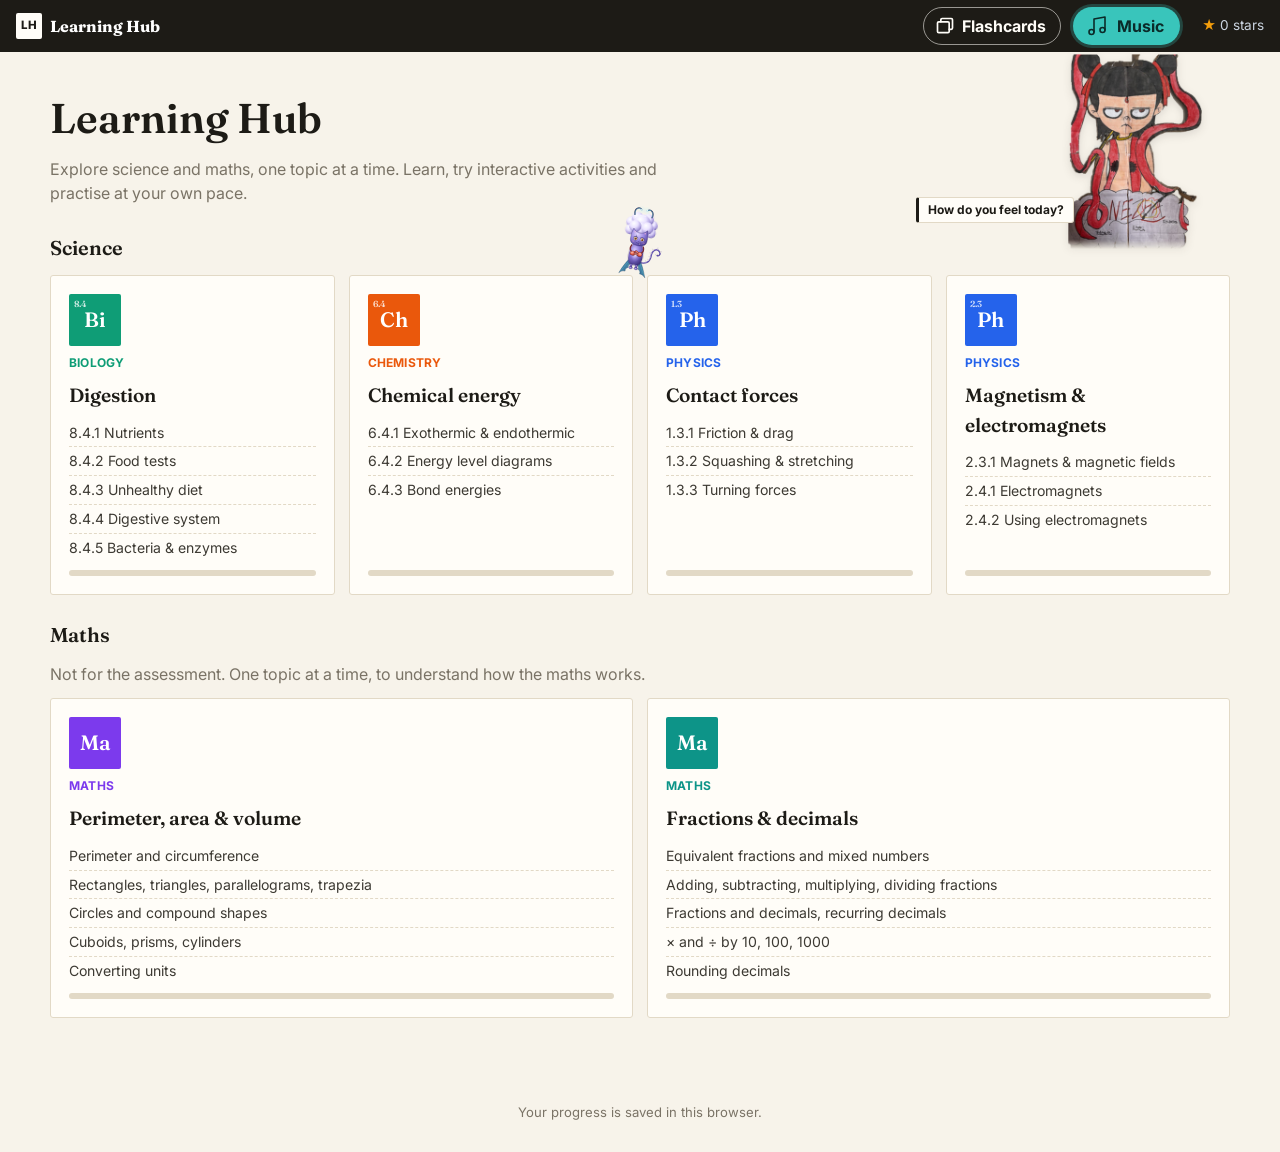
<file: index.html>
<!doctype html>
<html lang="en-GB">
<head>
<meta charset="utf-8">
<meta name="viewport" content="width=device-width,initial-scale=1">
<title>Learning Hub</title>
<link rel="preconnect" href="https://fonts.googleapis.com">
<link href="https://fonts.googleapis.com/css2?family=Inter:wght@400;500;600;700&family=Fraunces:opsz,wght@9..144,500;9..144,600&family=IBM+Plex+Mono:wght@500&display=swap" rel="stylesheet">
<link rel="stylesheet" href="assets/style.css">
</head>
<body>
<header class="topbar"><div class="wrap">
  <a class="brand" href="index.html"><span class="logo">LH</span><span>Learning Hub</span></a>
  <span class="spacer"></span><span class="xp" id="xp"></span>
</div></header>

<main class="wrap hub">
  <h1>Learning Hub</h1>
  <p class="lead">Explore science and maths, one topic at a time. Learn, try interactive activities and practise at your own pace.</p>
  <div id="nezha"></div>

  <h2 style="margin-top:26px">Science</h2>
  <div class="subjects">
    <a class="subject bio" href="biology/digestion.html">
      <div class="tile"><small>8.4</small>Bi</div>
      <span class="status">Biology</span>
      <h2>Digestion</h2>
      <ul class="topic-list">
        <li>8.4.1 Nutrients</li><li>8.4.2 Food tests</li><li>8.4.3 Unhealthy diet</li><li>8.4.4 Digestive system</li><li>8.4.5 Bacteria &amp; enzymes</li>
      </ul>
      <div class="bar"><i id="bio-bar" style="width:0"></i></div>
    </a>
    <a class="subject chem" href="chemistry/energy.html">
      <div class="tile"><small>6.4</small>Ch</div>
      <span class="status" style="color:var(--chem)">Chemistry</span>
      <h2>Chemical energy</h2>
      <ul class="topic-list">
        <li>6.4.1 Exothermic &amp; endothermic</li><li>6.4.2 Energy level diagrams</li><li>6.4.3 Bond energies</li>
      </ul>
      <div class="bar"><i id="chem-bar" style="width:0;background:var(--chem)"></i></div>
    </a>
    <a class="subject phys" href="physics/forces.html">
      <div class="tile"><small>1.3</small>Ph</div>
      <span class="status" style="color:var(--phys)">Physics</span>
      <h2>Contact forces</h2>
      <ul class="topic-list">
        <li>1.3.1 Friction &amp; drag</li><li>1.3.2 Squashing &amp; stretching</li><li>1.3.3 Turning forces</li>
      </ul>
      <div class="bar"><i id="force-bar" style="width:0;background:var(--phys)"></i></div>
    </a>
    <a class="subject phys" href="physics/magnets.html">
      <div class="tile"><small>2.3</small>Ph</div>
      <span class="status" style="color:var(--phys)">Physics</span>
      <h2>Magnetism &amp; electromagnets</h2>
      <ul class="topic-list">
        <li>2.3.1 Magnets &amp; magnetic fields</li><li>2.4.1 Electromagnets</li><li>2.4.2 Using electromagnets</li>
      </ul>
      <div class="bar"><i id="mag-bar" style="width:0;background:var(--phys)"></i></div>
    </a>
  </div>

  <h2>Maths</h2>
  <p class="lead" style="margin-bottom:12px">Not for the assessment. One topic at a time, to understand how the maths works.</p>
  <div class="subjects">
    <a class="subject maths" href="maths/area-volume.html">
      <div class="tile" style="background:#7c3aed">Ma</div>
      <span class="status" style="color:#7c3aed">Maths</span>
      <h2>Perimeter, area &amp; volume</h2>
      <ul class="topic-list">
        <li>Perimeter and circumference</li><li>Rectangles, triangles, parallelograms, trapezia</li><li>Circles and compound shapes</li><li>Cuboids, prisms, cylinders</li><li>Converting units</li>
      </ul>
      <div class="bar"><i id="maths-bar" style="width:0;background:#7c3aed"></i></div>
    </a>
    <a class="subject maths" href="maths/fractions-decimals.html">
      <div class="tile" style="background:#0d9488">Ma</div>
      <span class="status" style="color:#0d9488">Maths</span>
      <h2>Fractions &amp; decimals</h2>
      <ul class="topic-list">
        <li>Equivalent fractions and mixed numbers</li><li>Adding, subtracting, multiplying, dividing fractions</li><li>Fractions and decimals, recurring decimals</li><li>× and ÷ by 10, 100, 1000</li><li>Rounding decimals</li>
      </ul>
      <div class="bar"><i id="fd-bar" style="width:0;background:#0d9488"></i></div>
    </a>
  </div>
</main>
<footer>Your progress is saved in this browser.</footer>

<script src="assets/icons.js"></script>
<script src="assets/engine.js?v=20261116q"></script>
<script src="assets/music.js?v=20261116f"></script>
<script>
  (function(){
    const s=Engine.Store.total('digestion'), max=18;
    document.getElementById('bio-bar').style.width=Math.min(100,s/max*100)+'%';
    document.getElementById('chem-bar').style.width=Math.min(100,Engine.Store.total('chemical-energy')/12*100)+'%';
    document.getElementById('force-bar').style.width=Math.min(100,Engine.Store.total('contact-forces')/12*100)+'%';
    document.getElementById('mag-bar').style.width=Math.min(100,Engine.Store.total('magnetism')/12*100)+'%';
    document.getElementById('maths-bar').style.width=Math.min(100,Engine.Store.total('area-volume')/39*100)+'%';
    document.getElementById('fd-bar').style.width=Math.min(100,Engine.Store.total('fractions-decimals')/27*100)+'%';
    document.getElementById('xp').innerHTML=`<b>★</b> ${Engine.Store.total()} stars`;
  })();
</script>
<script src="assets/nezha.js?v=20261116d"></script>
<script src="flashcards/creature.js?v=20261116i"></script>
</body>
</html>
</file>
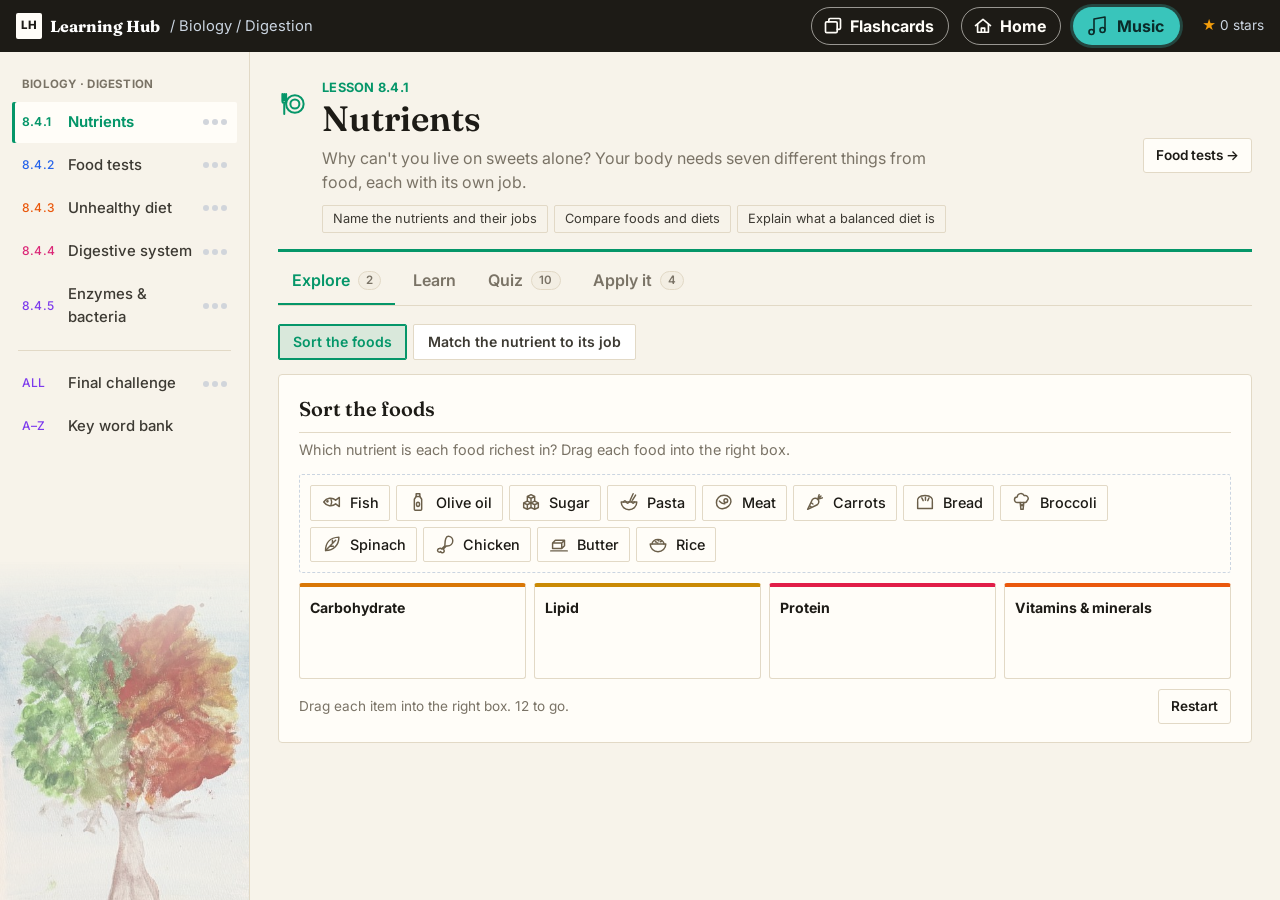
<file: biology/digestion.html>
<!doctype html>
<html lang="en-GB">
<head>
<meta charset="utf-8">
<meta name="viewport" content="width=device-width,initial-scale=1">
<title>Digestion · Revision</title>
<link rel="preconnect" href="https://fonts.googleapis.com">
<link href="https://fonts.googleapis.com/css2?family=Inter:wght@400;500;600;700&family=Fraunces:opsz,wght@9..144,500;9..144,600&family=IBM+Plex+Mono:wght@500&display=swap" rel="stylesheet">
<link rel="stylesheet" href="../assets/style.css">
</head>
<body>
<header class="topbar"><div class="wrap">
  <a class="brand" href="../index.html"><span class="logo">LH</span><span>Learning Hub</span></a>
  <span class="crumb">/ Biology / Digestion</span>
  <span class="spacer"></span><span class="xp" id="xp"></span>
</div></header>
<div class="app">
  <nav class="side" id="lessonnav" aria-label="Lessons"></nav>
  <main id="main"></main>
</div>
<!-- Dora's own painting (seasons tree), faded into the empty foot of the lesson sidebar -->
<style>.dora-art{position:fixed;left:0;bottom:0;width:249px;height:max(0px,min(340px,calc(100vh - 540px)));background:url(../assets/dora-tree.jpg) center 30%/cover no-repeat;opacity:.6;pointer-events:none;z-index:2;-webkit-mask-image:linear-gradient(to bottom,transparent,#000 35%);mask-image:linear-gradient(to bottom,transparent,#000 35%)}@media (max-width:900px){.dora-art{display:none}}</style>
<div class="dora-art" aria-hidden="true"></div>
<script src="../assets/icons.js"></script>
<script src="../assets/engine.js?v=20261116q"></script>
<script src="../assets/music.js?v=20261116f"></script>
<script src="../assets/kit.js"></script>
<script src="../assets/guides.js"></script>
<script src="digestion-widgets.js?v=20261115b"></script>
<script src="digestion-diagram.js"></script>
<script src="digestion-gut.js?v=20261115b"></script>
<script src="digestion-villi.js?v=20261115b"></script>
<script src="digestion-enzymes.js?v=20261115a"></script>
<script src="digestion-marks.js?v=20261115a"></script>
<script src="digestion-data.js?v=20261115a"></script>
</body>
</html>
</file>
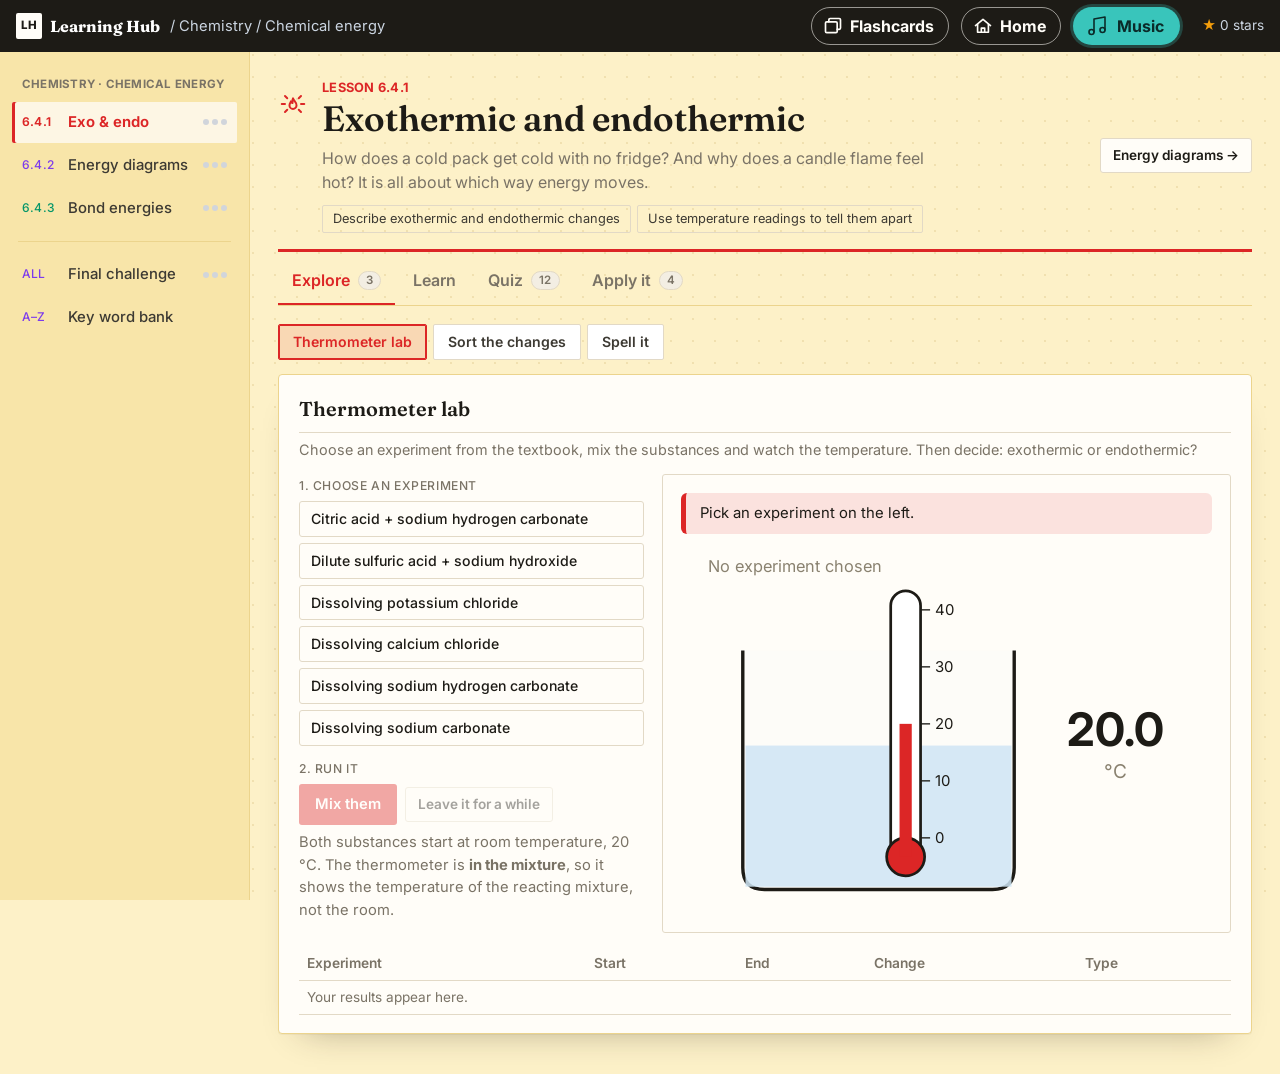
<file: chemistry/energy.html>
<!doctype html>
<html lang="en-GB">
<head>
<meta charset="utf-8">
<meta name="viewport" content="width=device-width,initial-scale=1">
<title>Chemical energy · Revision</title>
<link rel="preconnect" href="https://fonts.googleapis.com">
<link href="https://fonts.googleapis.com/css2?family=Inter:wght@400;500;600;700&family=Fraunces:opsz,wght@9..144,500;9..144,600&family=IBM+Plex+Mono:wght@500&display=swap" rel="stylesheet">
<link rel="stylesheet" href="../assets/style.css?v=20261116q">
<link rel="stylesheet" href="../assets/kit.css?v=20261113a">
<link rel="stylesheet" href="../assets/themes.css?v=20261116a">
</head>
<body class="theme-chem">
<header class="topbar"><div class="wrap">
  <a class="brand" href="../index.html"><span class="logo">LH</span><span>Learning Hub</span></a>
  <span class="crumb">/ Chemistry / Chemical energy</span>
  <span class="spacer"></span><span class="xp" id="xp"></span>
</div></header>
<div class="app">
  <nav class="side" id="lessonnav" aria-label="Lessons"></nav>
  <main id="main"></main>
</div>
<script src="../assets/icons.js?v=20261113a"></script>
<script src="../assets/engine.js?v=20261116q"></script>
<script src="../assets/music.js?v=20261116f"></script>
<script src="../assets/kit.js?v=20261113a"></script>
<script src="../assets/guides.js?v=20261113a"></script>
<script src="energy-widgets.js?v=20261115b"></script>
<script src="energy-marks.js?v=20261115a"></script>
<script src="energy-data.js?v=20261115b"></script>
</body>
</html>
</file>
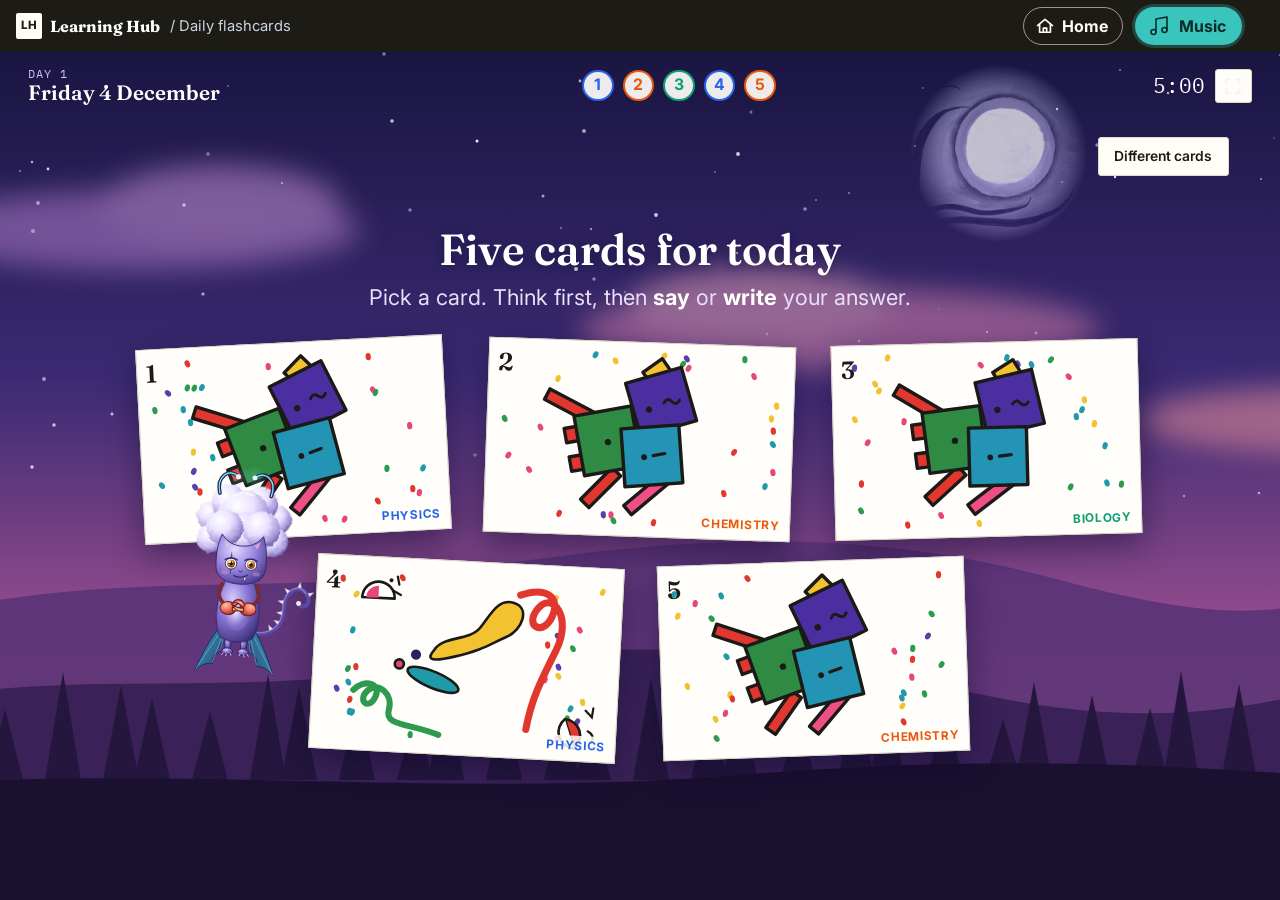
<file: flashcards/daily.html>
<!doctype html>
<html lang="en-GB">
<head>
<meta charset="utf-8">
<meta name="viewport" content="width=device-width,initial-scale=1">
<title>Daily flashcards · Learning Hub</title>
<link rel="preconnect" href="https://fonts.googleapis.com">
<link href="https://fonts.googleapis.com/css2?family=Inter:wght@400;500;600;700&family=Fraunces:opsz,wght@9..144,500;9..144,600&family=IBM+Plex+Mono:wght@500&display=swap" rel="stylesheet">
<link rel="stylesheet" href="../assets/style.css?v=20261116q">
<link rel="stylesheet" href="fc.css?v=20261116k">
</head>
<body class="fc-page">
<header class="topbar"><div class="wrap">
  <a class="brand" href="../index.html"><span class="logo">LH</span><span>Learning Hub</span></a>
  <span class="crumb">/ Daily flashcards</span>
  <span class="spacer"></span><span class="xp" id="xp"></span>
</div></header>
<main id="fc" class="fc"></main>
<script src="../assets/icons.js?v=20261113a"></script>
<script src="../assets/engine.js?v=20261116q"></script>
<script src="../assets/music.js?v=20261116f"></script>
<script>window.FC={};</script>
<script src="cards.js?v=20261116f"></script>
<script src="creature.js?v=20261116i"></script>
<script src="chars.js?v=20261116i"></script>
<script src="fc.js?v=20261116i"></script>
</body>
</html>
</file>
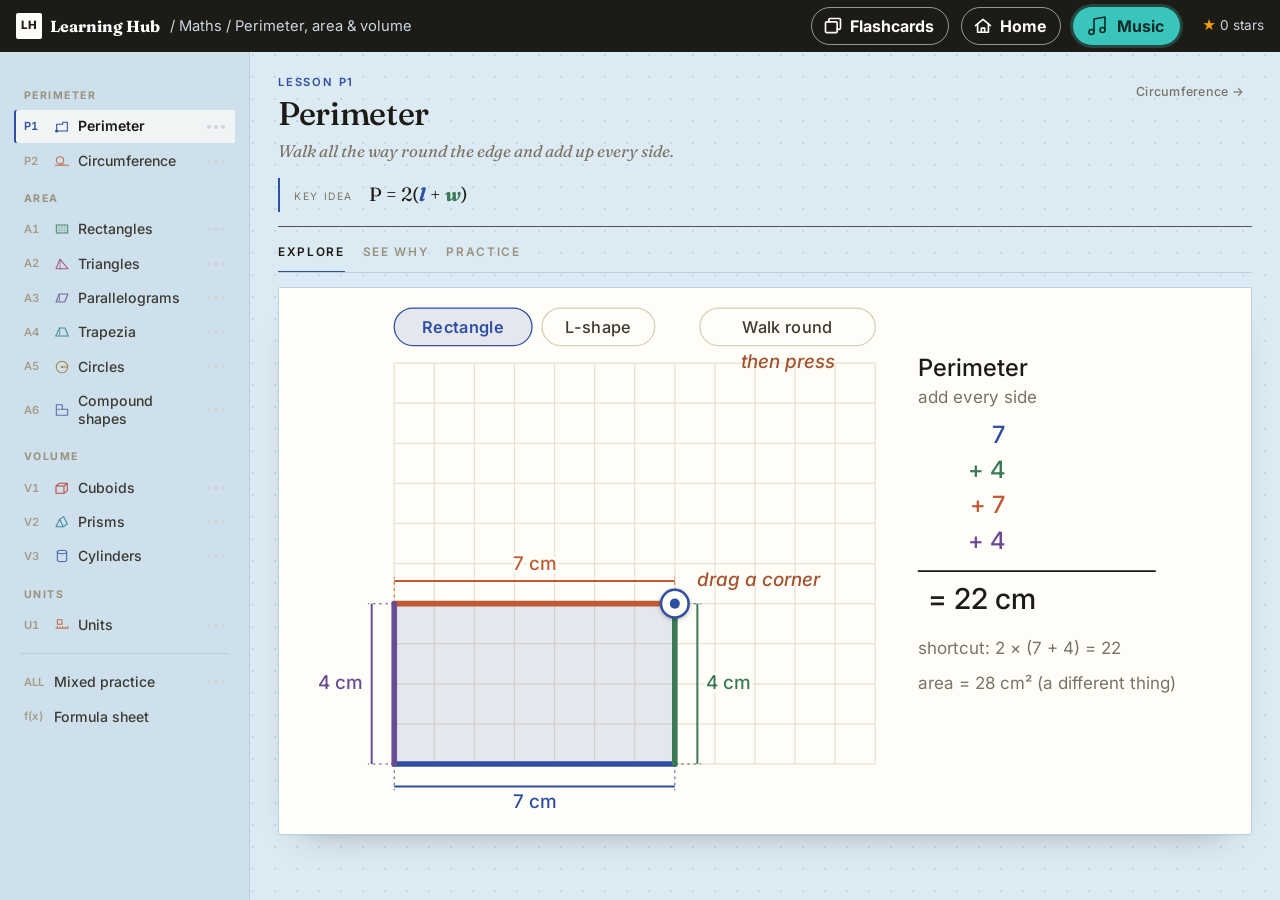
<file: maths/area-volume.html>
<!doctype html>
<html lang="en-GB">
<head>
<meta charset="utf-8">
<meta name="viewport" content="width=device-width,initial-scale=1">
<title>Perimeter, area &amp; volume · Maths</title>
<link rel="preconnect" href="https://fonts.googleapis.com">
<link href="https://fonts.googleapis.com/css2?family=Inter:wght@400;500;600;700&family=Fraunces:opsz,wght@9..144,500;9..144,600&family=IBM+Plex+Mono:wght@500&display=swap" rel="stylesheet">
<link rel="stylesheet" href="../assets/style.css?v=20261116q">
<link rel="stylesheet" href="maths.css?v=20261116t">
</head>
<body class="maths">
<header class="topbar"><div class="wrap">
  <a class="brand" href="../index.html"><span class="logo">LH</span><span>Learning Hub</span></a>
  <span class="crumb">/ Maths / Perimeter, area &amp; volume</span>
  <span class="spacer"></span><span class="xp" id="xp"></span>
</div></header>
<div class="app">
  <nav class="side" id="lessonnav" aria-label="Lessons"></nav>
  <main id="main"></main>
</div>
<script src="../assets/icons.js?v=20261116"></script>
<script src="../assets/engine.js?v=20261116q"></script>
<script src="../assets/music.js?v=20261116f"></script>
<script src="maths-kit.js?v=20261116"></script>
<script src="area-widgets.js?v=20261116"></script>
<script src="volume-widgets.js?v=20261116"></script>
<script src="perimeter-widgets.js?v=20261116"></script>
<script src="area-volume-practice.js?v=20261116"></script>
<script src="perimeter-practice.js?v=20261116"></script>
<script src="area-volume.js?v=20261116"></script>
</body>
</html>
</file>
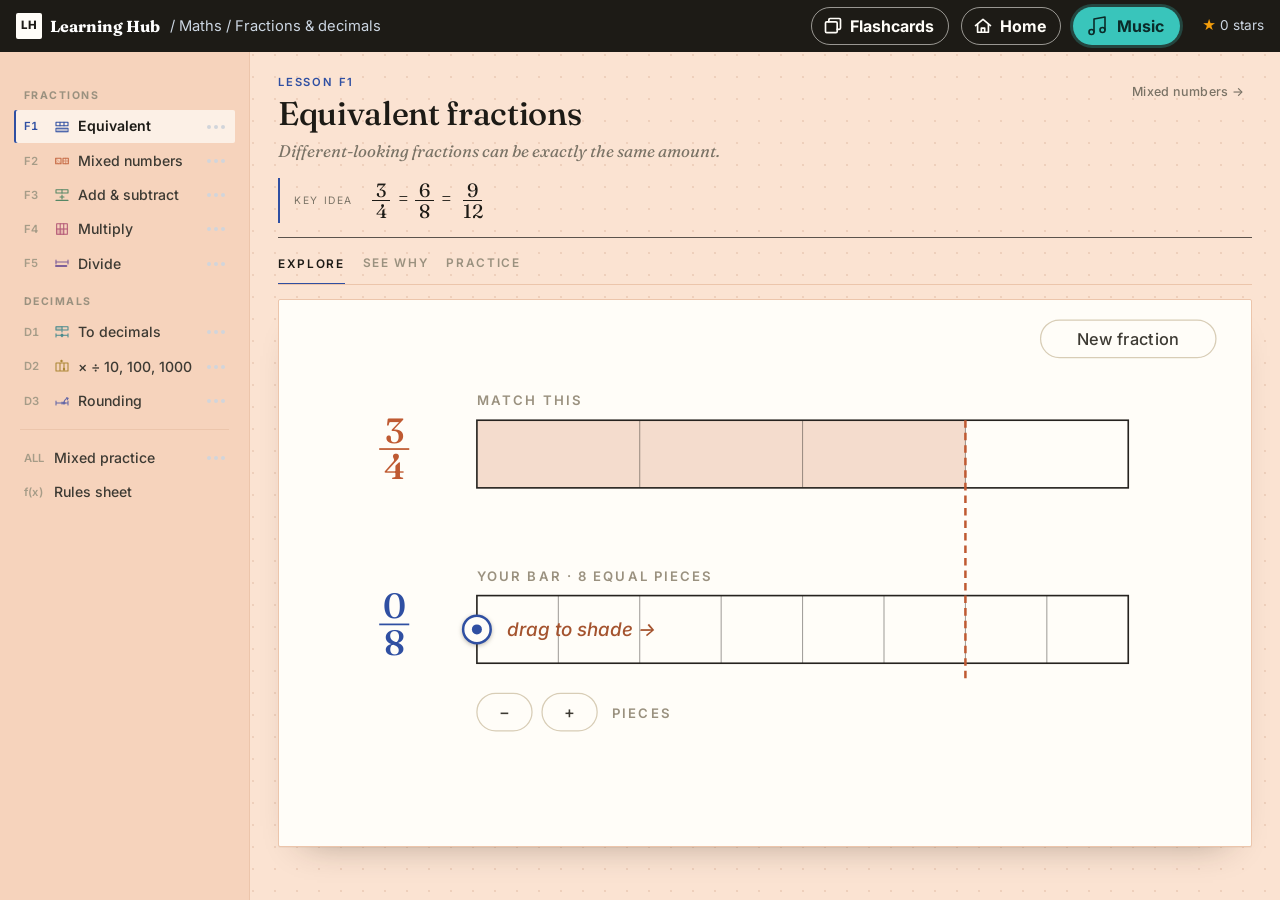
<file: maths/fractions-decimals.html>
<!doctype html>
<html lang="en-GB">
<head>
<meta charset="utf-8">
<meta name="viewport" content="width=device-width,initial-scale=1">
<title>Fractions &amp; decimals · Maths</title>
<link rel="preconnect" href="https://fonts.googleapis.com">
<link href="https://fonts.googleapis.com/css2?family=Inter:wght@400;500;600;700&family=Fraunces:opsz,wght@9..144,500;9..144,600&family=IBM+Plex+Mono:wght@500&display=swap" rel="stylesheet">
<link rel="stylesheet" href="../assets/style.css?v=20261116q">
<link rel="stylesheet" href="maths.css?v=20261116t">
</head>
<body class="maths">
<header class="topbar"><div class="wrap">
  <a class="brand" href="../index.html"><span class="logo">LH</span><span>Learning Hub</span></a>
  <span class="crumb">/ Maths / Fractions &amp; decimals</span>
  <span class="spacer"></span><span class="xp" id="xp"></span>
</div></header>
<div class="app">
  <nav class="side" id="lessonnav" aria-label="Lessons"></nav>
  <main id="main"></main>
</div>
<script src="../assets/icons.js?v=20261116"></script>
<script src="../assets/engine.js?v=20261116q"></script>
<script src="../assets/music.js?v=20261116f"></script>
<script src="maths-kit.js?v=20261116"></script>
<script src="fd-widgets.js?v=20261116"></script>
<script src="dec-widgets.js?v=20261116"></script>
<script src="fd-practice.js?v=20261116"></script>
<script src="fractions-decimals.js?v=20261116"></script>
</body>
</html>
</file>
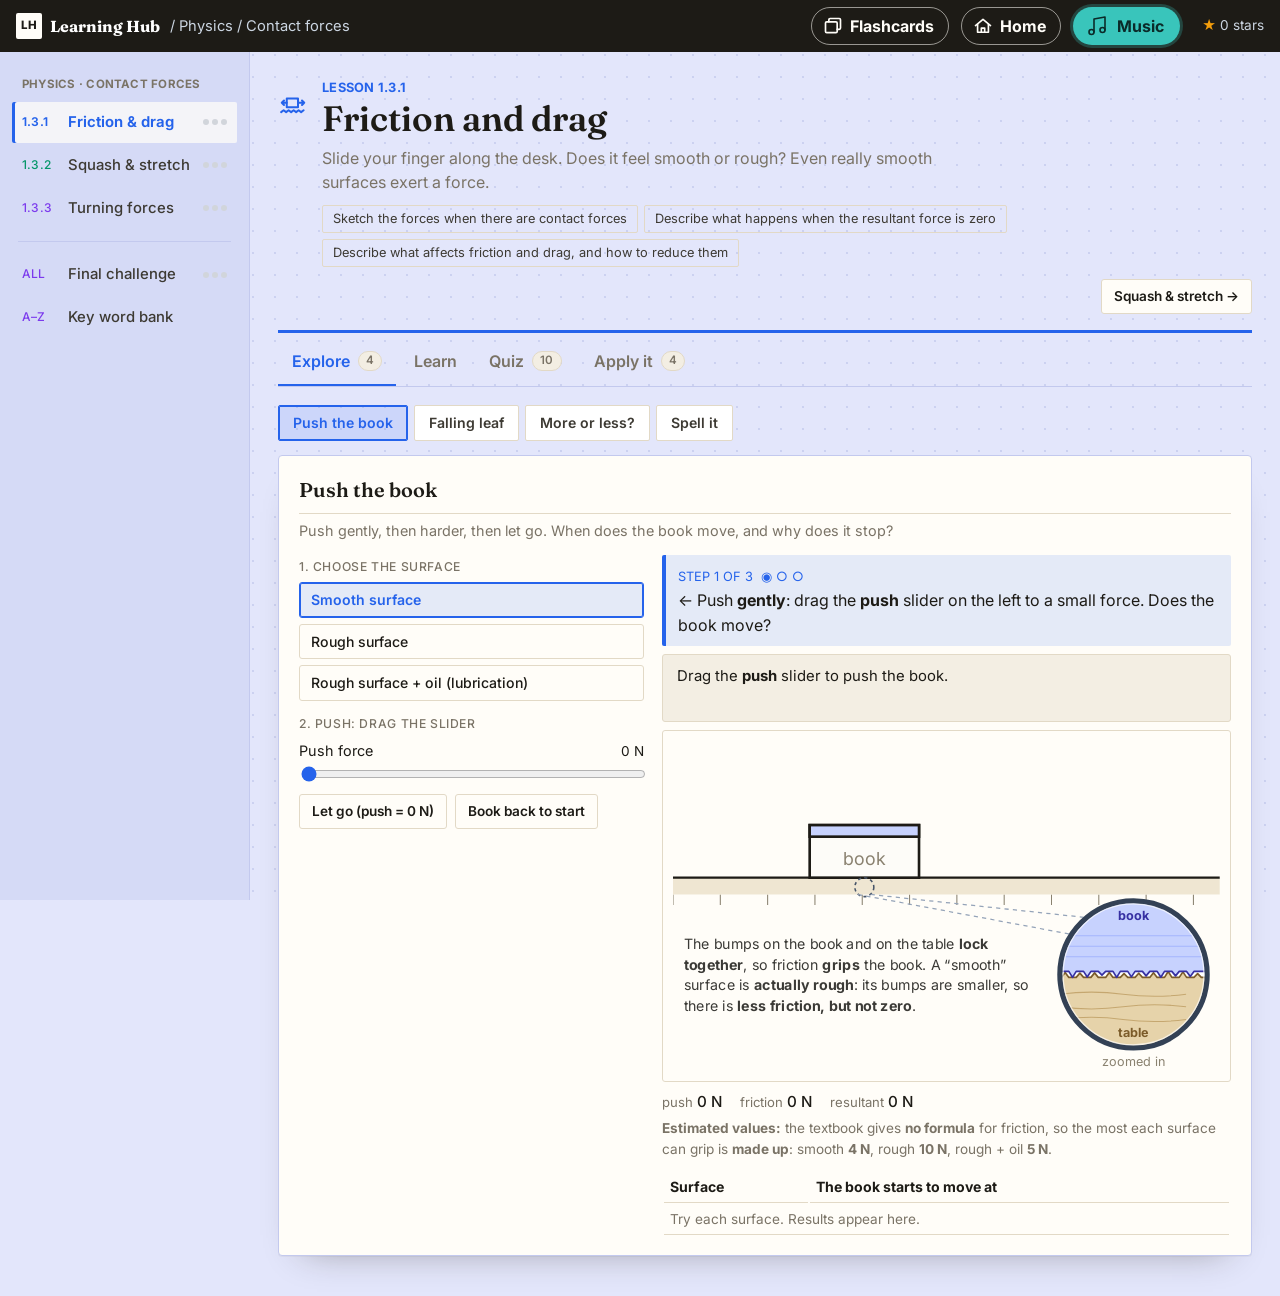
<file: physics/forces.html>
<!doctype html>
<html lang="en-GB">
<head>
<meta charset="utf-8">
<meta name="viewport" content="width=device-width,initial-scale=1">
<title>Contact forces · Revision</title>
<link rel="preconnect" href="https://fonts.googleapis.com">
<link href="https://fonts.googleapis.com/css2?family=Inter:wght@400;500;600;700&family=Fraunces:opsz,wght@9..144,500;9..144,600&family=IBM+Plex+Mono:wght@500&display=swap" rel="stylesheet">
<link rel="stylesheet" href="../assets/style.css">
<link rel="stylesheet" href="../assets/kit.css">
<link rel="stylesheet" href="../assets/themes.css?v=20261116a">
</head>
<body class="theme-forces">
<header class="topbar"><div class="wrap">
  <a class="brand" href="../index.html"><span class="logo">LH</span><span>Learning Hub</span></a>
  <span class="crumb">/ Physics / Contact forces</span>
  <span class="spacer"></span><span class="xp" id="xp"></span>
</div></header>
<div class="app">
  <nav class="side" id="lessonnav" aria-label="Lessons"></nav>
  <main id="main"></main>
</div>
<script src="../assets/icons.js"></script>
<script src="../assets/engine.js?v=20261116q"></script>
<script src="../assets/music.js?v=20261116f"></script>
<script src="../assets/kit.js"></script>
<script src="../assets/guides.js"></script>
<script src="forces-widgets.js"></script>
<script src="hooke-widgets.js?v=4"></script>
<script src="forces-marks.js?v=20261115a"></script>
<script src="forces-data.js?v=hk2"></script>
</body>
</html>
</file>
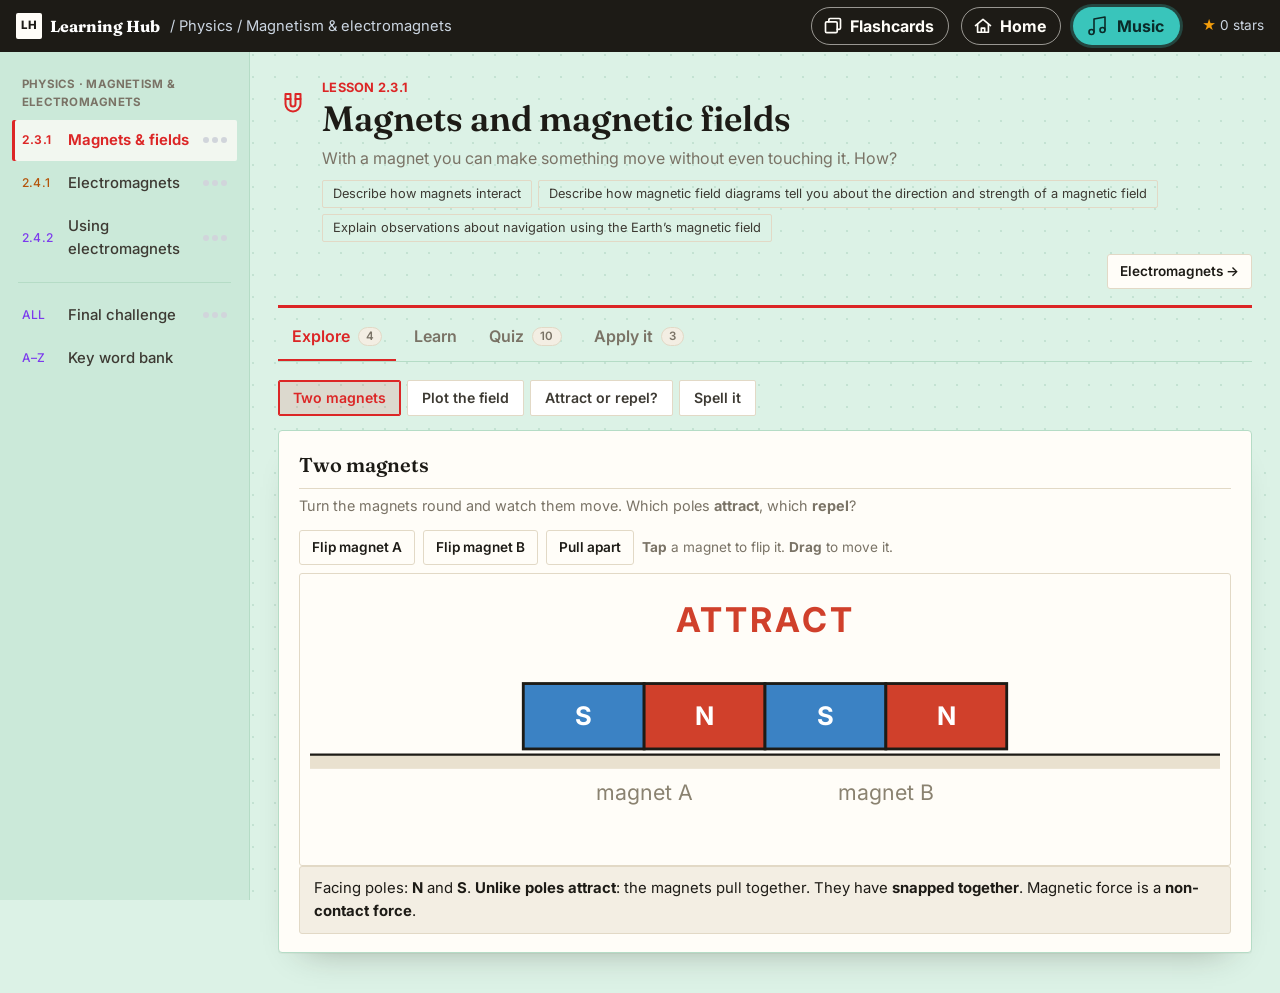
<file: physics/magnets.html>
<!doctype html>
<html lang="en-GB">
<head>
<meta charset="utf-8">
<meta name="viewport" content="width=device-width,initial-scale=1">
<title>Magnetism &amp; electromagnets · Revision</title>
<link rel="preconnect" href="https://fonts.googleapis.com">
<link href="https://fonts.googleapis.com/css2?family=Inter:wght@400;500;600;700&family=Fraunces:opsz,wght@9..144,500;9..144,600&family=IBM+Plex+Mono:wght@500&display=swap" rel="stylesheet">
<link rel="stylesheet" href="../assets/style.css">
<link rel="stylesheet" href="../assets/kit.css">
<link rel="stylesheet" href="../assets/themes.css?v=20261116a">
</head>
<body class="theme-mag">
<header class="topbar"><div class="wrap">
  <a class="brand" href="../index.html"><span class="logo">LH</span><span>Learning Hub</span></a>
  <span class="crumb">/ Physics / Magnetism &amp; electromagnets</span>
  <span class="spacer"></span><span class="xp" id="xp"></span>
</div></header>
<div class="app">
  <nav class="side" id="lessonnav" aria-label="Lessons"></nav>
  <main id="main"></main>
</div>
<script src="../assets/icons.js"></script>
<script src="../assets/engine.js?v=20261116q"></script>
<script src="../assets/music.js?v=20261116f"></script>
<script src="../assets/kit.js"></script>
<script src="../assets/guides.js"></script>
<script src="magnets-widgets.js"></script>
<script src="magnets-marks.js?v=20261115a"></script>
<script src="magnets-data.js?v=20261115b"></script>
</body>
</html>
</file>
<file: assets/style.css>
/* ===== Science Revision — shared styles (clean, teen-app look) ===== */
:root{
  --bg:#f4f5f7; --card:#ffffff; --ink:#111827; --ink2:#374151; --muted:#6b7280; --line:#e5e7eb; --soft:#f9fafb;
  --side:#0f172a; --side-ink:#cbd5e1;
  --bio:#0f9d76; --chem:#ea580c; --phys:#2563eb;
  --accent:var(--bio); --accent-soft:#e7f6f1; --accent-ink:#0b6b51;
  --good:#16a34a; --good-soft:#e8f7ee; --bad:#dc2626; --bad-soft:#fdecec; --gold:#f59e0b; --violet:#6d5ae6; --violet-soft:#f1effd;
  --r:12px; --shadow:0 1px 2px rgba(17,24,39,.05),0 1px 0 rgba(17,24,39,.02);
}
*{box-sizing:border-box}
body{margin:0;font-family:"Inter","Segoe UI",system-ui,sans-serif;background:var(--bg);color:var(--ink);font-size:15.5px;line-height:1.55;-webkit-font-smoothing:antialiased}
h1,h2,h3,h4,.fun{font-family:"Space Grotesk","Inter","Segoe UI",sans-serif;letter-spacing:-.01em}
h1{font-size:1.65rem;margin:0;line-height:1.2}
h2{font-size:1.1rem;margin:0 0 .6em}
h3{font-size:1.05rem;margin:0 0 .4em}
a{color:inherit}
button{font:inherit;cursor:pointer;color:inherit}
.wrap{max-width:1180px;margin:0 auto;padding:0 16px}
.hint{font-size:.85rem;color:var(--muted)}
.row{display:flex;flex-wrap:wrap;gap:8px;align-items:center}

/* top bar */
.topbar{position:sticky;top:0;z-index:50;background:var(--side);color:#fff}
.topbar .wrap{display:flex;align-items:center;gap:10px;height:52px;max-width:none}
.brand{font-family:"Space Grotesk",sans-serif;font-weight:700;text-decoration:none;display:flex;align-items:center;gap:8px;white-space:nowrap}
.brand .logo{width:26px;height:26px;border-radius:7px;background:var(--accent);display:grid;place-items:center;font-size:.8rem;font-weight:800}
.crumb{color:var(--side-ink);font-size:.92rem;white-space:nowrap;overflow:hidden;text-overflow:ellipsis}
.topbar .spacer{flex:1}
.xp{font-size:.85rem;color:var(--side-ink);white-space:nowrap}
.xp b{color:var(--gold)}

/* app layout */
.app{display:grid;grid-template-columns:250px 1fr;min-height:calc(100vh - 52px)}
.side{background:#fff;border-right:1px solid var(--line);padding:18px 12px;position:sticky;top:52px;height:calc(100vh - 52px);overflow:auto}
.side .grp{font-size:.72rem;font-weight:700;color:var(--muted);text-transform:uppercase;letter-spacing:.08em;margin:6px 10px 8px}
.side a{display:flex;align-items:center;gap:10px;text-decoration:none;padding:9px 10px;border-radius:9px;margin-bottom:2px;color:var(--ink2);font-weight:500;font-size:.93rem}
.side a:hover{background:var(--soft)}
.side a.on{background:var(--accent-soft);color:var(--accent-ink);font-weight:650}
.side a .num{font-family:"Space Grotesk",sans-serif;font-size:.75rem;color:var(--muted);width:36px;flex:0 0 36px}
.side a.on .num{color:var(--accent-ink)}
.side a .nm{flex:1;min-width:0}
.side .sep{height:1px;background:var(--line);margin:12px 6px}
.dots{display:inline-flex;gap:3px}
.dots i{width:6px;height:6px;border-radius:50%;background:#d1d5db}
.dots i.f{background:var(--gold)}
main{padding:22px 28px 40px;min-width:0}
.content{max-width:1000px}

/* lesson header */
.lhead{display:flex;flex-wrap:wrap;align-items:flex-end;gap:12px 24px;margin-bottom:14px}
.lhead .code{font-family:"Space Grotesk",sans-serif;font-size:.8rem;font-weight:700;color:var(--accent);letter-spacing:.06em;text-transform:uppercase}
.lhead p{margin:.35em 0 0;color:var(--muted);max-width:620px}
.lhead .pn{margin-left:auto;display:flex;gap:6px}
.goals{display:flex;flex-wrap:wrap;gap:6px;margin-top:10px}
.goals span{font-size:.8rem;border:1px solid var(--line);background:#fff;border-radius:999px;padding:3px 10px;color:var(--ink2)}

/* tabs */
.tabbar{display:flex;gap:4px;border-bottom:1px solid var(--line);margin-bottom:18px;overflow-x:auto}
.tabbar button{background:none;border:0;border-bottom:2px solid transparent;padding:10px 14px;font-weight:600;color:var(--muted);white-space:nowrap;display:flex;gap:8px;align-items:center}
.tabbar button:hover{color:var(--ink)}
.tabbar button.on{color:var(--ink);border-bottom-color:var(--accent)}
.tabbar .badge{font-size:.72rem;background:var(--soft);border:1px solid var(--line);border-radius:999px;padding:0 7px;color:var(--muted);font-weight:600}
.pills{display:flex;flex-wrap:wrap;gap:6px;margin-bottom:14px}
.pills button{background:#fff;border:1px solid var(--line);border-radius:999px;padding:6px 14px;font-weight:600;font-size:.88rem;color:var(--ink2)}
.pills button.on{background:var(--ink);border-color:var(--ink);color:#fff}

/* cards */
.card{background:var(--card);border:1px solid var(--line);border-radius:var(--r);box-shadow:var(--shadow);padding:18px 20px}
.card h2{display:flex;align-items:center;gap:8px}
.card .sub{color:var(--muted);margin:-.4em 0 .9em;font-size:.9rem}
.grid2{display:grid;grid-template-columns:minmax(0,1fr) minmax(0,1.15fr);gap:16px;align-items:start}

/* flip cards */
.flips{display:grid;grid-template-columns:repeat(2,minmax(0,1fr));gap:8px}
.flips.wide{grid-template-columns:repeat(auto-fill,minmax(200px,1fr))}
.flip{perspective:800px;height:96px;border:0;background:none;padding:0}
.flip .in{position:relative;width:100%;height:100%;transition:transform .45s;transform-style:preserve-3d}
.flip.flipped .in{transform:rotateY(180deg)}
.flip .f,.flip .b{position:absolute;inset:0;border-radius:10px;backface-visibility:hidden;display:flex;align-items:center;justify-content:center;padding:8px 10px;text-align:center}
.flip .f{background:var(--soft);border:1px solid var(--line);font-family:"Space Grotesk",sans-serif;font-weight:600;font-size:.98rem}
.flip:hover .f{border-color:var(--accent)}
.flip .b{background:var(--ink);color:#fff;transform:rotateY(180deg);font-size:.78rem;line-height:1.35;text-align:left}

/* summary */
.summary{list-style:none;padding:0;margin:0;counter-reset:s}
.summary li{counter-increment:s;display:grid;grid-template-columns:24px 1fr;gap:8px;padding:7px 0;border-bottom:1px dashed var(--line);font-size:.93rem}
.summary li:last-child{border-bottom:0}
.summary li::before{content:counter(s);font-family:"Space Grotesk",sans-serif;font-weight:700;font-size:.78rem;color:var(--accent);background:var(--accent-soft);border-radius:6px;height:22px;display:grid;place-items:center;margin-top:1px}
.memory{background:#fffbeb;border:1px solid #fde68a;border-radius:10px;padding:10px 14px;margin-top:12px;font-size:.92rem}
.foul{background:var(--soft);border:1px solid var(--line);border-radius:10px;padding:10px 14px;margin-top:10px;font-size:.9rem;color:var(--ink2)}

/* buttons */
.btn{border:0;border-radius:9px;padding:9px 16px;font-weight:600;background:var(--ink);color:#fff;text-decoration:none;display:inline-flex;align-items:center;gap:6px;font-size:.92rem}
.btn:hover{opacity:.9}
.btn.accent{background:var(--accent)}
.btn.ghost{background:#fff;color:var(--ink);border:1px solid var(--line)}
.btn.small{padding:6px 12px;font-size:.85rem}
.btn:disabled{opacity:.4;cursor:not-allowed}

/* quiz (one at a time) */
.qwrap{max-width:720px}
.qtop{display:flex;align-items:center;gap:12px;margin-bottom:12px;font-size:.88rem;color:var(--muted)}
.prog{flex:1;height:6px;background:var(--line);border-radius:9px;overflow:hidden}
.prog i{display:block;height:100%;background:var(--accent);transition:width .3s}
.qtext{font-size:1.12rem;font-weight:600;margin:4px 0 14px}
.opts{display:grid;gap:8px}
.opt{text-align:left;background:#fff;border:1px solid var(--line);border-radius:10px;padding:11px 14px;font-weight:500;display:flex;gap:10px;align-items:center}
.opt .k{font-family:"Space Grotesk",sans-serif;font-size:.78rem;font-weight:700;width:24px;height:24px;border-radius:6px;background:var(--soft);border:1px solid var(--line);display:grid;place-items:center;flex:0 0 24px}
.opt:hover:not(:disabled){border-color:var(--ink)}
.opt.right{background:var(--good-soft);border-color:var(--good)}
.opt.wrong{background:var(--bad-soft);border-color:var(--bad)}
.fb{margin-top:12px;border-radius:10px;padding:10px 14px;display:none;font-size:.93rem}
.fb.show{display:block}
.fb.good{background:var(--good-soft);border:1px solid #bbe5c9}
.fb.bad{background:var(--bad-soft);border:1px solid #f5c2c2}
.qnav{display:flex;justify-content:space-between;margin-top:16px}
.fill input{font:inherit;border:1px solid var(--line);border-radius:9px;padding:9px 12px;min-width:200px}
.fill input:focus{outline:2px solid var(--accent-soft);border-color:var(--accent)}
.fill input.ok{border-color:var(--good);background:var(--good-soft)}
.fill input.no{border-color:var(--bad);background:var(--bad-soft)}
.result{text-align:center;padding:26px 10px}
.result .big{font-family:"Space Grotesk",sans-serif;font-size:3rem;font-weight:700}
.result .stars{font-size:1.6rem;letter-spacing:4px;color:var(--gold)}
.review{text-align:left;max-width:640px;margin:16px auto 0;font-size:.9rem}
.review div{padding:6px 0;border-bottom:1px dashed var(--line)}
.order-list{list-style:none;padding:0;margin:0;display:grid;gap:6px}
.order-list li{display:flex;align-items:center;gap:8px;background:#fff;border:1px solid var(--line);border-radius:9px;padding:7px 10px}
.order-list li span{flex:1}
.order-list li.ok{border-color:var(--good);background:var(--good-soft)}
.order-list li.no{border-color:var(--bad);background:var(--bad-soft)}
.order-list button{border:1px solid var(--line);background:var(--soft);border-radius:7px;width:30px;height:30px;font-size:.75rem}

/* apply */
.apply{max-width:760px}
.apply .meta{display:flex;justify-content:space-between;align-items:center;margin-bottom:6px}
.apply .lbl{font-size:.75rem;font-weight:700;color:var(--violet);text-transform:uppercase;letter-spacing:.06em}
.apply .marks{font-size:.82rem;font-weight:600;color:var(--violet);background:var(--violet-soft);border-radius:999px;padding:2px 10px}
.apply .scn{background:var(--soft);border-left:3px solid var(--violet);border-radius:0 10px 10px 0;padding:10px 14px;margin:6px 0 10px}
.apply textarea{width:100%;min-height:110px;font:inherit;border:1px solid var(--line);border-radius:10px;padding:10px 12px;margin:8px 0;background:#fff;resize:vertical}
.apply textarea:focus{outline:2px solid var(--violet-soft);border-color:var(--violet)}
.apply .hintbox,.apply .model{display:none;border-radius:10px;padding:12px 14px;margin-top:10px;font-size:.93rem}
.apply .hintbox{background:#fffbeb;border:1px solid #fde68a}
.apply .model{background:#fff;border:1px solid var(--line)}
.apply .hintbox.show,.apply .model.show{display:block}
.apply .model h4{margin:.1em 0 .4em;font-size:.9rem;color:var(--muted);text-transform:uppercase;letter-spacing:.05em}
.check{display:flex;gap:8px;align-items:flex-start;margin:6px 0}
.check input{width:18px;height:18px;margin-top:2px;accent-color:var(--violet)}
.chain{display:flex;flex-wrap:wrap;gap:6px;align-items:center;margin:4px 0 6px;font-size:.85rem;color:var(--muted)}
.chain span{background:#fff;border:1px solid var(--line);border-radius:7px;padding:2px 9px;color:var(--ink2);font-weight:500}
.chain i{font-style:normal;color:var(--violet)}
.btn.violet{background:var(--violet)}

/* drag & drop sorter */
.pool{display:flex;flex-wrap:wrap;gap:6px;min-height:48px;padding:10px;border:1px dashed #cbd5e1;border-radius:10px;margin:0 0 10px;background:var(--soft)}
.chip{background:#fff;border:1px solid var(--line);border-radius:8px;padding:5px 10px;font-weight:500;font-size:.9rem;user-select:none;cursor:grab;touch-action:none;transition:transform .1s}
.chip.sel{border-color:var(--accent);box-shadow:0 0 0 3px var(--accent-soft)}
.chip.ok{border-color:#bbe5c9;background:var(--good-soft);cursor:default}
.chip.shake{animation:shake .35s}
@keyframes shake{25%{transform:translateX(-5px)}50%{transform:translateX(5px)}75%{transform:translateX(-3px)}}
.bins{display:grid;grid-template-columns:repeat(auto-fit,minmax(160px,1fr));gap:8px}
.bin{border:1px solid var(--line);border-radius:10px;padding:10px;min-height:96px;background:#fff;transition:background .15s,border-color .15s}
.bin.over,.bin.target{border-color:var(--accent);background:var(--accent-soft)}
.bin h4{margin:0 0 6px;font-size:.88rem}
.bin .items{display:flex;flex-wrap:wrap;gap:5px}

/* matcher */
.match{display:grid;grid-template-columns:1fr 1fr;gap:8px 16px}
.match .col{display:grid;gap:6px;align-content:start}
.mbtn{text-align:left;background:#fff;border:1px solid var(--line);border-radius:9px;padding:9px 12px;font-weight:500;font-size:.9rem}
.mbtn:hover{border-color:var(--ink)}
.mbtn.sel{border-color:var(--accent);box-shadow:0 0 0 3px var(--accent-soft)}
.mbtn.done{cursor:default;border-color:transparent}

/* lab */
.lab{display:grid;grid-template-columns:minmax(0,1fr) 260px;gap:18px;align-items:start}
.lab .controls h4{margin:.2em 0 .4em;font-size:.85rem;color:var(--muted);text-transform:uppercase;letter-spacing:.05em}
.lab .controls h4+.choices{margin-bottom:12px}
.lab .choices{display:flex;flex-wrap:wrap;gap:6px}
.lab .choices button{background:#fff;border:1px solid var(--line);border-radius:8px;padding:5px 10px;font-weight:500;font-size:.86rem}
.lab .choices button.on{border-color:var(--ink);background:var(--ink);color:#fff}
.bench{background:linear-gradient(#f1f5f9,#fff);border-radius:12px;border:1px solid var(--line);padding:10px;text-align:center}
.bench svg{width:100%;max-width:190px;height:auto}
.result-label{font-weight:500;min-height:2.6em;margin-top:6px;font-size:.92rem}
.logtable{width:100%;border-collapse:collapse;margin-top:14px;font-size:.86rem}
.logtable th,.logtable td{border-bottom:1px solid var(--line);padding:6px 8px;text-align:left}
.logtable th{color:var(--muted);font-weight:600}
.logwrap{max-height:170px;overflow:auto}
.swatch{display:inline-block;width:12px;height:12px;border-radius:3px;vertical-align:-1px;margin-right:5px;border:1px solid rgba(0,0,0,.15)}

/* body journey */
.journey{display:grid;grid-template-columns:minmax(220px,300px) 1fr;gap:20px;align-items:start}
.journey svg{width:100%;height:auto;max-height:440px;background:#fbf7f4;border-radius:12px;border:1px solid var(--line)}
.organ-card{background:var(--soft);border:1px solid var(--line);border-radius:12px;padding:16px;min-height:170px}
.organ-card .step{font-size:.78rem;font-weight:700;color:var(--accent);text-transform:uppercase;letter-spacing:.06em}
.organ-card h3{font-size:1.3rem;margin:.2em 0 .3em}
.organ{cursor:pointer;transition:filter .2s}
.organ:hover,.organ.lit{filter:drop-shadow(0 0 5px #fbbf24) brightness(1.06)}
.pin{cursor:pointer}
.pin circle{fill:#fff;stroke:var(--ink);stroke-width:2}
.pin.ok circle{fill:var(--good);stroke:var(--good)}
.pin text{font-weight:700;font-size:12px;pointer-events:none;font-family:Inter,sans-serif}
.pin.ok text{fill:#fff}

/* peristalsis + villi */
.tube{position:relative;height:70px;background:#fde3d4;border-radius:36px;overflow:hidden;border:3px solid #e2a184;margin:4px 0 12px}
.tube .ball{position:absolute;top:12px;left:0;width:40px;height:40px;border-radius:50%;background:radial-gradient(circle at 35% 35%,#d9b56f,#9c7536);animation:push 4s linear infinite}
.tube .squeeze{position:absolute;top:-10px;width:28px;height:90px;border-left:9px solid #c86d4c;border-right:9px solid #c86d4c;border-radius:12px;opacity:.5;animation:push 4s linear infinite;margin-left:-34px}
@keyframes push{from{left:-60px}to{left:100%}}
.villi-demo{display:grid;grid-template-columns:1fr 1fr;gap:12px}
.villi-demo figure{margin:0;background:var(--soft);border:1px solid var(--line);border-radius:10px;padding:10px;text-align:center}
.villi-demo svg{width:100%;height:auto}
.villi-demo figcaption{font-weight:600;font-size:.9rem}

/* enzymes */
.enz-stage{background:#f0f7f4;border:1px solid var(--line);border-radius:12px;padding:14px;min-height:140px;display:flex;align-items:center;justify-content:center;gap:4px;flex-wrap:wrap;position:relative;overflow:hidden}
.unit{width:34px;height:34px;display:inline-flex;align-items:center;justify-content:center;transition:transform .7s cubic-bezier(.3,1.6,.5,1),opacity .4s}
.unit.hex{clip-path:polygon(25% 5%,75% 5%,100% 50%,75% 95%,25% 95%,0 50%);background:#4b8f4f}
.unit.sq{border-radius:5px}
.unit.fat{width:14px;height:42px;background:#7da73a;border-radius:3px}
.unit.gly{width:42px;height:11px;background:#e2c636;border-radius:3px}
.tools{display:flex;flex-wrap:wrap;gap:6px;margin-top:10px}
.tool{background:#fff;border:1px solid var(--line);border-radius:9px;padding:7px 12px;font-weight:600;font-size:.9rem}
.tool:hover{border-color:var(--ink)}
.tabs{display:flex;gap:6px;flex-wrap:wrap;margin-bottom:10px}
.tabs button{background:#fff;border:1px solid var(--line);border-radius:999px;padding:5px 12px;font-weight:600;font-size:.86rem}
.tabs button.on{background:var(--ink);color:#fff;border-color:var(--ink)}
.blob{border-radius:50%;background:radial-gradient(circle at 35% 35%,#fde68a,#d4a106);transition:all .8s cubic-bezier(.3,1.5,.5,1);position:absolute}

/* energy balance */
.scale{position:relative;height:170px;max-width:420px;margin:6px auto}
.scale .post{position:absolute;left:50%;bottom:0;width:10px;height:110px;background:#94a3b8;margin-left:-5px;border-radius:5px}
.scale .base{position:absolute;left:50%;bottom:0;width:120px;height:10px;background:#94a3b8;margin-left:-60px;border-radius:6px}
.scale .beam{position:absolute;left:12%;right:12%;top:50px;height:8px;background:var(--ink);border-radius:6px;transition:transform .6s cubic-bezier(.3,1.4,.5,1)}
.scale .pan{position:absolute;top:8px;width:100px;text-align:center;font-weight:600;font-size:.8rem}
.scale .pan .plate{height:44px;border-radius:0 0 50px 50px;background:#fef3c7;border:2px solid var(--gold);display:flex;align-items:center;justify-content:center;font-size:1.3rem;margin-top:4px}
.scale .pan.l{left:-40px}.scale .pan.r{right:-40px}
.slider{display:grid;grid-template-columns:170px 1fr 90px;gap:10px;align-items:center;margin:6px 0;font-size:.92rem}
.slider input{width:100%;accent-color:var(--accent)}
.verdict{font-size:.93rem;padding:10px 14px;border-radius:10px;background:var(--soft);border:1px solid var(--line)}

/* chart */
.chart{width:100%;height:auto;max-width:620px;display:block;margin:0 auto}
.chart .barr{cursor:pointer;transition:opacity .2s}
.chart .barr:hover{opacity:.8}
.chart-read{text-align:center;font-weight:600;min-height:1.6em;font-size:.92rem}

/* hub */
.hub{padding:34px 0 40px}
.hub .eyebrow{font-size:.78rem;font-weight:700;letter-spacing:.08em;text-transform:uppercase;color:var(--accent)}
.hub h1{font-size:2rem;margin:.2em 0 .3em}
.hub .lead{color:var(--muted);max-width:620px;margin:0}
.stats{display:flex;flex-wrap:wrap;gap:10px;margin:20px 0}
.stat{background:#fff;border:1px solid var(--line);border-radius:12px;padding:12px 16px;min-width:170px}
.stat .v{font-family:"Space Grotesk",sans-serif;font-size:1.6rem;font-weight:700}
.stat .l{font-size:.82rem;color:var(--muted)}
.subjects{display:grid;grid-template-columns:repeat(auto-fit,minmax(270px,1fr));gap:14px;margin:6px 0 24px}
.subject{background:#fff;border:1px solid var(--line);border-radius:14px;padding:18px;text-decoration:none;display:flex;flex-direction:column;gap:8px;transition:border-color .15s,transform .15s}
a.subject:hover{border-color:var(--ink);transform:translateY(-2px)}
.subject .tile{width:52px;height:52px;border-radius:10px;color:#fff;font-family:"Space Grotesk",sans-serif;font-weight:700;font-size:1.3rem;display:grid;place-items:center;position:relative}
.subject .tile small{position:absolute;top:3px;left:5px;font-size:.55rem;opacity:.8}
.subject.bio .tile{background:var(--bio)} .subject.chem .tile{background:var(--chem)} .subject.phys .tile{background:var(--phys)}
.subject h2{margin:0;font-size:1.2rem}
.subject .status{font-size:.75rem;font-weight:700;letter-spacing:.05em;text-transform:uppercase;color:var(--muted)}
.subject.bio .status{color:var(--bio)}
.subject.soon{opacity:.65}
.topic-list{margin:0;padding:0;list-style:none;font-size:.88rem;color:var(--ink2)}
.topic-list li{padding:3px 0;border-bottom:1px dashed var(--line)}
.topic-list li:last-child{border:0}
.bar{height:6px;background:var(--line);border-radius:9px;overflow:hidden;margin-top:auto}
.bar i{display:block;height:100%;background:var(--accent);transition:width .6s}
.steps{display:grid;grid-template-columns:repeat(auto-fit,minmax(180px,1fr));gap:10px}
.steps div{background:#fff;border:1px solid var(--line);border-radius:12px;padding:12px 14px;font-size:.9rem;color:var(--ink2)}
.steps b{display:block;font-family:"Space Grotesk",sans-serif;color:var(--ink);margin-bottom:2px}
.steps .n{font-family:"Space Grotesk",sans-serif;font-size:.75rem;color:var(--accent);font-weight:700}

/* misc */
.cmd{display:grid;grid-template-columns:repeat(auto-fit,minmax(210px,1fr));gap:8px}
.cmd div{background:var(--soft);border:1px solid var(--line);border-radius:10px;padding:10px 12px;font-size:.9rem}
.cmd b{font-family:"Space Grotesk",sans-serif;color:var(--ink);display:block}
.search{font:inherit;border:1px solid var(--line);border-radius:9px;padding:8px 12px;width:100%;max-width:340px;margin-bottom:12px}
footer{color:var(--muted);text-align:center;padding:20px 0 30px;font-size:.82rem}
.toast{position:fixed;left:50%;bottom:22px;transform:translateX(-50%) translateY(120px);background:var(--ink);color:#fff;border-radius:10px;padding:9px 16px;font-weight:500;font-size:.9rem;z-index:999;transition:transform .3s}
.toast.show{transform:translateX(-50%) translateY(0)}
.confetti{position:fixed;top:-20px;width:8px;height:12px;z-index:999;pointer-events:none;animation:fall linear forwards}
@keyframes fall{to{transform:translateY(110vh) rotate(720deg)}}

@media (max-width:900px){
  .app{grid-template-columns:1fr}
  .side{position:sticky;top:52px;z-index:40;height:auto;display:flex;gap:4px;overflow-x:auto;padding:8px 10px;border-right:0;border-bottom:1px solid var(--line)}
  .side .grp,.side .sep{display:none}
  .side a{flex:0 0 auto;margin:0;white-space:nowrap;padding:7px 10px}
  .side a .num{width:auto;flex:none}
  .side a .dots{display:none}
  main{padding:16px}
  .grid2,.lab,.journey{grid-template-columns:1fr}
  .lhead .pn{display:none}
}
@media (max-width:560px){
  h1{font-size:1.35rem}
  .slider{grid-template-columns:1fr;gap:2px}
  .match{gap:6px}
  .mbtn{font-size:.82rem;padding:8px}
  .crumb{display:none}
  .journey svg{max-height:360px}
}

/* ===== colour + icon layer ===== */
.ico{width:34px;height:34px;flex:0 0 34px;border-radius:9px;display:grid;place-items:center;font-size:1.05rem;background:var(--c-soft,#f1f5f9);box-shadow:inset 0 0 0 1px var(--c-line,rgba(0,0,0,.04))}
.ico.lg{width:52px;height:52px;flex-basis:52px;border-radius:13px;font-size:1.6rem}
.flip .f{flex-direction:column;gap:6px;background:#fff;border-top:3px solid var(--c,#cbd5e1)}
.flip:hover .f{border-color:var(--c,var(--accent))}
.flip .b{background:var(--c-dark,var(--ink))}
.summary li{grid-template-columns:34px 1fr;gap:12px;align-items:start}
.summary li::before{display:none}
.summary.num li{grid-template-columns:24px 1fr}
.bin{border-top:4px solid var(--c,var(--line));background:var(--c-tint,#fff)}
.bin h4{display:flex;align-items:center;gap:8px}
.bin h4 .ico{width:26px;height:26px;flex-basis:26px;font-size:.9rem;border-radius:7px}
.mbtn{border-left:4px solid var(--c,var(--line))}
.lhead{background:linear-gradient(120deg,var(--accent-soft),#fff 70%);border:1px solid var(--line);border-radius:14px;padding:18px 20px;align-items:center}
.lhead .ico.lg{background:var(--accent);color:#fff}
.lhead .ttl{display:flex;gap:14px;align-items:flex-start}
.side a .num{color:var(--lc,var(--muted))}
.side a.on{background:var(--lc-soft,var(--accent-soft));color:var(--lc-dark,var(--accent-ink))}
.side a .sw{width:8px;height:8px;border-radius:50%;background:var(--lc,#cbd5e1);flex:0 0 8px}
.goals span{background:rgba(255,255,255,.7)}

/* ===== editorial layer: paper, serif headings, hand-drawn icons ===== */
:root{--bg:#f7f3ea;--card:#fffdf8;--soft:#f3eee3;--line:#e2d9c6;--ink:#1d1b16;--ink2:#3d3a33;--muted:#7a7366;--side:#1d1b16;--r:4px;--shadow:none}
body{font-family:"Inter","Segoe UI",sans-serif;font-size:16px;background:var(--bg)}
h1,h2,h3,h4,.fun,.flip .f,.brand{font-family:"Fraunces",Georgia,serif;letter-spacing:0;font-optical-sizing:auto}
h1{font-weight:600;font-size:2.2rem}
h2{font-weight:600;font-size:1.25rem}
.card{border-radius:var(--r);background:var(--card)}
.card>h2{padding-bottom:8px;border-bottom:1px solid var(--line)}
.topbar .brand .logo{border-radius:2px;background:#fffdf8;color:var(--ink);font-family:"Inter","Segoe UI",sans-serif;font-size:.72rem}
.lhead .code,.side a .num,.hub .eyebrow,.subject .status,.steps .n,.qtop,.apply .lbl,.organ-card .step,.lab .controls h4,.side .grp,.tabbar .badge{font-family:"Inter","Segoe UI",sans-serif;letter-spacing:.02em}
.lhead{background:none;border:0;border-bottom:2px solid var(--ink);border-radius:0;padding:4px 0 16px;margin-bottom:6px}
.lhead h1 span.u{box-shadow:inset 0 -.38em 0 var(--accent-soft)}
.lhead .ico.lg{background:none;color:var(--accent);box-shadow:none;width:auto;flex:0 0 auto}
.goals span{border-radius:2px;background:transparent;border-color:var(--line)}
.side{background:var(--bg)}
.side a{border-radius:2px}
.side a.on{background:var(--card);box-shadow:inset 3px 0 0 var(--lc,var(--accent))}
.ico{background:none;box-shadow:none;color:var(--c,var(--ink));width:auto;flex:0 0 auto}
.summary li{grid-template-columns:24px 1fr;padding:9px 0}
.summary li .ico{margin-top:1px}
.flip{height:104px}
.flip .f{border-radius:3px;border:1px solid var(--line);border-top:4px solid var(--c,#999);background:var(--card);flex-direction:row;justify-content:flex-start;text-align:left;gap:10px;padding:10px 14px;font-weight:500;font-size:1.02rem;
  background-image:repeating-linear-gradient(transparent 0 25px,#ece4d3 25px 26px);background-position:0 12px}
.flip .b{border-radius:3px;background:var(--card);color:var(--ink);border:1px solid var(--c,#999);border-top:4px solid var(--c,#999);font-size:.82rem}
.memory{background:none;border:0;border-left:3px solid var(--gold);border-radius:0;padding:6px 14px;font-style:italic}
.memory>b:first-child{font-style:normal;font-family:"Inter","Segoe UI",sans-serif;font-size:.75rem;text-transform:uppercase;letter-spacing:.05em;margin-right:6px;color:#a16207}
.foul{background:none;border:0;border-top:1px dashed var(--line);border-radius:0;padding:10px 0 0;color:var(--muted);font-size:.88rem}
.btn{border-radius:3px}
.btn.accent{background:var(--ink)}
.pills button,.tabs button{border-radius:2px}
.pills button.on,.tabs button.on{background:var(--ink)}
.opt{border-radius:3px;background:var(--card)}
.opt .k{border-radius:2px;font-family:"Inter","Segoe UI",sans-serif;background:none}
.chip{border-radius:2px;background:var(--card)}
.pool{border-radius:3px;background:transparent}
.bin{border-radius:3px;background:var(--card)}
.bin h4{font-family:"Inter","Segoe UI",sans-serif;font-weight:700}
.mbtn{border-radius:3px;background:var(--card)}
.fb,.verdict,.apply .hintbox,.apply .model,.organ-card,.bench,.enz-stage,.villi-demo figure,.cmd div,.stat,.subject,.steps div,.journey svg{border-radius:3px}
.apply .scn{background:none;font-style:italic;border-left-width:2px}
.apply textarea{border-radius:3px;background:var(--card);background-image:repeating-linear-gradient(transparent 0 27px,#ece4d3 27px 28px);line-height:28px;padding-top:4px}
.apply .marks{border-radius:2px;background:none;border:1px solid var(--violet)}
.subject .tile{border-radius:2px}
.subject{background:var(--card)}
.hub h1{font-size:2.6rem}
.result .big{font-family:"Fraunces",serif}
.prog{height:3px}
.toast{border-radius:3px}
.tabbar{border-bottom-color:var(--line)}
.tabbar button{font-family:"Inter","Segoe UI",sans-serif}
.tabbar button.on{border-bottom-color:var(--ink)}
.fb.good{background:#eef6ea;border-color:#c9dfbf}.fb.bad{background:#f9ece8;border-color:#ecc9be}
.subject .tile{font-family:"Fraunces",serif;font-weight:600}
.memory b{font-style:normal}

/* ===== selected states: soft tint of the lesson colour instead of black ===== */
.pills button.on,.tabs button.on,.lab .choices button.on{background:var(--accent-soft);border-color:var(--accent);color:var(--accent);box-shadow:inset 0 0 0 1px var(--accent)}
.pills button:hover:not(.on),.tabs button:hover:not(.on),.lab .choices button:hover:not(.on){border-color:var(--accent)}
.btn,.btn.accent{background:var(--accent);color:#fff}
.btn.ghost{background:var(--card);color:var(--ink)}
.tabbar button.on{border-bottom-color:var(--accent);color:var(--accent)}
.prog i{background:var(--accent)}
.tool{border-radius:3px;background:var(--card)}.tool:hover{border-color:var(--accent)}

/* lesson divider in lesson colour */
.lhead{border-bottom:3px solid var(--accent)}

/* ===== music player ===== */
.mbtn-fab{position:fixed;left:16px;bottom:16px;z-index:60;display:flex;align-items:center;gap:8px;background:var(--card);border:1px solid var(--line);border-radius:999px;padding:8px 14px 8px 10px;font-weight:700;font-size:.88rem;box-shadow:0 2px 10px rgba(29,27,22,.1)}
.mbtn-fab .svgi{color:#13a8a8}
.mbtn-fab.playing .svgi{animation:beat 1s ease-in-out infinite}
@keyframes beat{50%{transform:scale(1.18)}}
.mpanel{position:fixed;left:16px;bottom:64px;z-index:60;width:min(360px,calc(100vw - 32px));background:var(--card);border:1px solid var(--line);border-top:3px solid #13a8a8;border-radius:4px;box-shadow:0 8px 30px rgba(29,27,22,.15);padding:14px;display:none}
.mpanel.open{display:block}
.mpanel h3{display:flex;justify-content:space-between;align-items:center;margin:0 0 8px}
.mpanel h3 button{border:0;background:none;font-size:1.2rem;color:var(--muted)}
.mpanel .mt{display:flex;gap:4px;margin-bottom:10px}
.mpanel .mt button{flex:1;border:1px solid var(--line);background:var(--card);padding:6px;border-radius:3px;font-weight:600;font-size:.85rem}
.mpanel .mt button.on{background:#13a8a81f;border-color:#13a8a8;color:#0e7f7f}
.mpanel input[type=text]{width:100%;font:inherit;font-size:.88rem;border:1px solid var(--line);border-radius:3px;padding:7px 9px;margin-bottom:6px;background:#fff}
.mpanel iframe{width:100%;border:0;border-radius:12px;margin-top:8px}
.mpanel audio{width:100%;margin-top:8px}
.mpanel ol{max-height:130px;overflow:auto;padding-left:20px;margin:8px 0 0;font-size:.86rem}
.mpanel ol li{cursor:pointer;padding:2px 0}
.mpanel ol li.on{color:#0e7f7f;font-weight:700}

/* ===== textbook diagram + spelling ===== */
.spell{display:grid;grid-template-columns:minmax(0,1.5fr) minmax(240px,1fr);gap:20px;align-items:start}
.tbdiagram{width:100%;height:auto;background:#fff;border:1px solid var(--line);border-radius:3px}
.tbdiagram .slot rect{fill:#fff;stroke:#c9bfa9;stroke-width:1.5}
.tbdiagram .slot text{font:600 22px "Inter","Segoe UI",sans-serif;fill:var(--ink)}
.tbdiagram .slot.cur rect{fill:var(--accent-soft);stroke:var(--accent);stroke-width:2.5;stroke-dasharray:7 5}
.tbdiagram .slot.cur text{fill:var(--accent);font-weight:700}
.tbdiagram .slot.ok rect{fill:#eef6ea;stroke:var(--good)}
.tbdiagram .slot.ok text{fill:#166534}
.tbdiagram .mark circle{fill:none;stroke:none}
.tbdiagram .mark .dot{fill:none}
.tbdiagram .mark.on circle{stroke:var(--accent);stroke-width:4;animation:ring 1.4s ease-in-out infinite;transform-box:fill-box;transform-origin:center}
.tbdiagram .mark.on .dot{fill:var(--accent);stroke:none;animation:none}
.tbdiagram .mark.done .dot{fill:var(--good)}
@keyframes ring{50%{transform:scale(1.25);opacity:.55}}
.spell-side .step{font-family:"Inter","Segoe UI",sans-serif;font-size:.78rem;color:var(--accent);text-transform:uppercase;letter-spacing:.04em}
.spell-side input{font-size:1.1rem !important;min-width:0 !important;flex:1}
@media (max-width:900px){.spell{grid-template-columns:1fr}}

/* music button in the top bar */
.mbtn-fab{display:none}
.music-btn{display:flex;align-items:center;gap:8px;background:#39c5bb;color:#0b2b29;border:0;border-radius:999px;padding:7px 16px 7px 12px;font-weight:700;font-size:1rem;margin-right:12px;box-shadow:0 0 0 3px rgba(57,197,187,.25)}
.music-btn:hover{background:#4fd6cc}
.music-btn .svgi{width:24px;height:24px;color:#0b2b29}
.music-btn.playing .svgi{animation:beat 1s ease-in-out infinite}
.mpanel{left:auto;right:16px;top:60px;bottom:auto;border-top-color:#39c5bb;max-height:calc(100vh - 76px);overflow:auto}
.mpanel .mt button.on{background:#39c5bb22;border-color:#39c5bb;color:#137a73}
.mpanel .login{display:flex;flex-direction:column;gap:8px;background:#ecfbf3;border:1px solid #b9e7cc;border-radius:3px;padding:10px 12px;margin-bottom:10px;font-size:.88rem}
.mpanel .login .btn{background:#1db954;align-self:flex-start;color:#fff}
@media (max-width:560px){.music-btn span{display:none}.music-btn{padding:7px 10px;margin-right:6px}}

/* ===== drag and drop ===== */
.chip.draggable{cursor:grab;touch-action:none;user-select:none}
.chip.lifted{opacity:.35}
.chip.ghost{position:fixed;z-index:1000;pointer-events:none;margin:0;box-shadow:0 8px 20px rgba(29,27,22,.22);transform:rotate(-2deg);cursor:grabbing;background:#fff;border-color:var(--accent)}
.chip.ok{cursor:default}
.bin.over{border-color:var(--c,var(--accent));background:var(--c-soft,var(--accent-soft));outline:2px dashed var(--c,var(--accent));outline-offset:-4px}
.tbdiagram .slot.over rect{fill:var(--accent-soft);stroke:var(--accent);stroke-width:3}
.match2{display:grid;grid-template-columns:minmax(0,.9fr) minmax(0,1.3fr);gap:16px;align-items:start}
.match2 .pool{flex-direction:column;align-items:stretch;margin:0}
.match2 .col{display:grid;gap:6px}
.mrow{display:grid;grid-template-columns:minmax(110px,.6fr) 1fr;gap:8px;align-items:center;background:var(--card);border:1px solid var(--line);border-left:4px solid var(--c,var(--line));border-radius:3px;padding:6px 8px}
.mrow .term{font-weight:700;font-size:.92rem}
.mrow .drop{min-height:34px;border:1.5px dashed #cfc5ae;border-radius:3px;display:flex;align-items:center;padding:2px 6px;color:#b3a78e;font-size:.8rem}
.mrow.over .drop{border-color:var(--c,var(--accent));background:var(--c-soft,var(--accent-soft))}
.mrow.done .drop{border:0;padding:0}
.mrow.done .chip{width:100%;background:var(--c-soft);border-color:var(--c)}
@media (max-width:700px){.match2{grid-template-columns:1fr}.mrow{grid-template-columns:1fr}}

/* ===== peristalsis demo ===== */
.gut-top{display:flex;flex-wrap:wrap;gap:10px;justify-content:space-between;align-items:center;margin-bottom:8px}
.seg{display:inline-flex;border:1px solid var(--line);border-radius:3px;overflow:hidden}
.seg button{border:0;background:var(--card);padding:7px 14px;font-weight:600;font-size:.9rem}
.seg button+button{border-left:1px solid var(--line)}
.seg button.on{background:var(--accent-soft);color:var(--accent);box-shadow:inset 0 -2px 0 var(--accent)}
.gut-stats{display:flex;gap:16px;font-family:"Inter","Segoe UI",sans-serif;font-size:.85rem;color:var(--muted)}
.gut-stats b{color:var(--ink);font-size:1rem}
svg.gut{width:100%;height:auto;background:#fffdf8;border:1px solid var(--line);border-radius:3px;touch-action:none}
svg.gut .ring{stroke:#a9533f;stroke-width:3;opacity:.35;stroke-linecap:round}
svg.gut .ring.on{opacity:1;stroke:#8f2f1c;stroke-width:5}
svg.gut .g-lbl{font:600 13px "Inter","Segoe UI",sans-serif;fill:#6b6455}
#g-sq{user-select:none;touch-action:none}
#g-sq.held{filter:brightness(.9)}

/* ===== auto-marking ===== */
.markbox:empty{display:none}
.markbox{margin-top:14px;border-top:2px solid var(--violet);padding-top:12px}
.markbox h4{font-family:"Inter","Segoe UI",sans-serif;font-size:.75rem;text-transform:uppercase;letter-spacing:.05em;margin:12px 0 4px;color:var(--muted)}
.markbox .score{display:flex;align-items:center;gap:14px}
.markbox .score .big{font-family:"Fraunces",serif;font-size:2.2rem;font-weight:600;color:var(--violet);line-height:1}
.markbox .score small{font-size:1rem;color:var(--muted)}
.markbox .yours p{margin:0;background:var(--card);border:1px solid var(--line);border-radius:3px;padding:10px 12px;line-height:1.7}
.markbox mark{background:#d9f2df;color:#14532d;border-radius:2px;padding:0 2px}
.markbox ul{margin:0;padding-left:0;list-style:none}
.markbox li{padding:5px 10px 5px 30px;position:relative;border-radius:3px;margin-bottom:4px}
.good-pts li{background:#eef7ea}
.good-pts li::before{content:"✓";position:absolute;left:10px;color:var(--good);font-weight:700}
.miss-pts li{background:#fff4e0}
.miss-pts li::before{content:"+";position:absolute;left:10px;color:#b45309;font-weight:700}
.miss-pts h4{color:#b45309}.good-pts h4{color:var(--good)}
.model-d{margin-top:12px;border:1px solid var(--line);border-radius:3px;padding:8px 12px;background:var(--card)}
.model-d summary{cursor:pointer;font-weight:700}

/* ===== apply: review column on the right after Submit ===== */
.apply.marked{max-width:none;display:grid;grid-template-columns:minmax(0,1fr) minmax(0,1fr);gap:28px;align-items:start}
.apply.marked .markbox{margin-top:0;border-top:0;border-left:3px solid var(--violet);padding:0 0 0 20px}
.apply.marked .markbox>h4:first-child{margin-top:0}
.apply.marked .aq-l textarea{min-height:200px}
@media (max-width:900px){.apply.marked{display:block}.apply.marked .markbox{margin-top:14px;border-left:0;border-top:2px solid var(--violet);padding:12px 0 0}}
.tbdiagram{max-height:78vh;width:auto;max-width:100%;display:block;margin:0 auto}
.scale .pan .plate{font-size:1.05rem;line-height:1.1;display:flex;flex-direction:column;align-items:center;justify-content:center}.scale .pan .plate small{font-size:.75rem;font-weight:600}

/* ===== villi model ===== */
.vx{display:grid;grid-template-columns:minmax(0,1fr) 250px;gap:18px;align-items:start}
.vx-cv{width:100%;display:block;border:1px solid var(--line);border-radius:3px;background:#fbf6ea}
.vx-ctl{margin-top:10px;display:flex;flex-wrap:wrap;gap:12px 20px;align-items:center}
.vx-sl{display:flex;align-items:center;gap:10px;font-weight:700;font-size:.9rem;flex:1;min-width:260px}
.vx-sl input{flex:1;accent-color:var(--accent)}
.vx-stat{display:flex;align-items:baseline;gap:10px;border-bottom:1px solid var(--line);padding:6px 0}
.vx-stat b{font-family:"Fraunces",serif;font-size:1.7rem;min-width:70px;color:var(--accent)}
.vx-stat span{font-size:.88rem;color:var(--muted)}
.vx-bar{height:10px;background:#efe7d6;margin:10px 0 8px}
.vx-bar i{display:block;height:100%;width:0;background:#d64545;transition:width .3s}
.vx-msg{font-size:.92rem;line-height:1.5;min-height:4.5em}
.vx-photo{margin:10px 0 0}.vx-photo img{width:100%;display:block;border:1px solid var(--line)}
.vx-photo figcaption{font-size:.78rem;color:var(--muted);margin-top:4px}
@media (max-width:900px){.vx{grid-template-columns:1fr}}

/* ===== 8.4.5 explore ===== */
.eb-tray{display:flex;flex-wrap:wrap;gap:10px;align-items:center;padding:10px 12px;border:1px dashed var(--line);background:var(--card);margin-bottom:12px}
.eb-lbl{font-family:"Inter","Segoe UI",sans-serif;font-size:.75rem;text-transform:uppercase;color:var(--muted);margin-right:4px}
.eb-tag{font-family:"Inter","Segoe UI",sans-serif;font-weight:500;padding:7px 14px;border:2px solid var(--accent);background:#fff;color:var(--accent);cursor:grab;user-select:none;touch-action:none}
.eb-tag.bile{border-color:#2f8a57;color:#2f8a57}.eb-tag.ghost{position:fixed;z-index:999;pointer-events:none;box-shadow:0 6px 18px rgba(0,0,0,.18)}
.eb-grid{display:grid;grid-template-columns:repeat(3,minmax(0,1fr));gap:12px}
.eb-st{border:1px solid var(--line);background:#fff;padding:10px 12px;transition:border-color .2s,background .2s}
.eb-st header{display:flex;justify-content:space-between;align-items:baseline}.eb-state{font-family:"Inter","Segoe UI",sans-serif;font-size:.72rem;color:var(--muted)}
.eb-st.over{border-color:var(--accent);background:var(--accent-soft)}.eb-st.done{border-color:var(--good)}.eb-st.done .eb-state{color:var(--good)}
.eb-st svg{width:100%;height:auto;display:block;overflow:visible}
.eb-st .pc{transition:transform .9s cubic-bezier(.3,.7,.3,1);transform-box:fill-box;transform-origin:center}
.eb-st .cut{opacity:0;transition:opacity .3s}.eb-st .cut.show{opacity:1}
.eb-out{min-height:68px;font-size:.9rem}.eb-out p{margin:.2em 0}.eb-drop{display:block;text-align:center;color:var(--muted);border:1px dashed var(--line);padding:8px;font-size:.85rem}
.eb-where{color:var(--muted);font-size:.84rem}
.shake{animation:shake .35s}
.bl-stage{position:relative;border:1px solid var(--line);background:#fbeee4}.bl-stage.over{outline:3px solid var(--accent)}
.bl-tag{position:absolute;left:10px;top:8px;font-family:"Inter","Segoe UI",sans-serif;font-size:.75rem;text-transform:uppercase;color:#9a6a52}
.bl-stage svg{width:100%;height:auto;display:block}.bl-d{transition:transform .7s cubic-bezier(.3,.7,.3,1)}
.dm{display:grid;grid-template-columns:minmax(0,280px) minmax(0,1fr);gap:18px;align-items:start}
.dm-fig{width:100%;height:auto;max-height:70vh;border:1px solid var(--line);background:#fff}
.dm-zones{display:grid;gap:8px}
.dm-z{border:1px solid var(--line);background:#fff;padding:8px 12px}.dm-z.over{border-color:var(--accent);background:var(--accent-soft)}
.dm-z h4{margin:0 0 6px;font-size:.95rem;display:flex;gap:8px;align-items:center}.dm-z h4 span{font-family:"Inter","Segoe UI",sans-serif;border:2px solid #1f2a44;width:24px;height:24px;display:inline-grid;place-items:center;font-size:.8rem}
.dm-in{display:flex;flex-wrap:wrap;gap:6px;min-height:30px}.dm-in em{color:var(--muted);font-size:.85rem}
.dm-c{font-family:"Inter","Segoe UI",sans-serif;font-size:.82rem;padding:3px 9px;border:1px solid var(--accent);background:var(--accent-soft);cursor:pointer}
.dm-z.good{border-color:var(--good);background:#f1f8ee}.dm-z.bad{border-color:#d97706;background:#fff7ea}
.dm-why{margin:6px 0 0;font-size:.86rem}.dm-why:empty{display:none}
@media (max-width:900px){.eb-grid{grid-template-columns:1fr}.dm{grid-template-columns:1fr}.dm-fig{max-height:50vh}}
.home-btn{display:flex;align-items:center;gap:7px;color:#fffdf8;border:1.5px solid rgba(255,253,248,.55);border-radius:999px;padding:6px 14px 6px 11px;font-weight:700;font-size:1rem;text-decoration:none;margin-right:2px}
.home-btn:hover{background:rgba(255,253,248,.12);border-color:#fffdf8}
@media (max-width:560px){.home-btn span{display:none}.home-btn{padding:6px 9px}}
/* food icons in sorter chips */
.chip .fi{display:inline-flex;vertical-align:-5px;margin-right:7px;color:#6b5f4a}
.chip.ok .fi{color:inherit}

/* start / next-step cues */
.cue-on{animation:cuePulse 1.3s ease-out infinite;border-radius:8px}
@keyframes cuePulse{0%{box-shadow:0 0 0 0 rgba(37,99,235,.65)}100%{box-shadow:0 0 0 12px rgba(37,99,235,0)}}
svg .cue-on{animation:cueGlow 1.3s ease-in-out infinite}
@keyframes cueGlow{0%,100%{filter:none}50%{filter:drop-shadow(0 0 5px #2563eb) drop-shadow(0 0 2px #2563eb)}}
.k-callout{padding:9px 14px;margin:0 0 8px;border-left:5px solid var(--accent);border-radius:6px;background:var(--accent-soft);line-height:1.5}
.k-callout .verdict,.k-callout .fb{background:none;border:0;padding:0;box-shadow:none}
/* correct answer shown after a wrong quiz answer */
.fb .ans,.review .ans{display:block;margin:4px 0 2px;padding-left:10px;border-left:3px solid var(--good);color:var(--ink)}
.review .ans{margin-left:22px;font-size:.88rem}
</file>
<file: assets/kit.css>
/* ===== Extra styles for the Chemistry and Physics models (loaded only by those pages) ===== */
.sim{display:grid;grid-template-columns:minmax(220px,.85fr) minmax(0,1.4fr);gap:18px;align-items:start}
.sim.wide{grid-template-columns:minmax(0,1fr)}
.sim .ctl h4{margin:.2em 0 .45em;font-family:"Inter","Segoe UI",sans-serif;font-size:.76rem;font-weight:500;color:var(--muted);text-transform:uppercase;letter-spacing:.05em}
.sim .ctl h4:not(:first-child){margin-top:14px}
.sim .ctl p{margin:.4em 0;font-size:.92rem}
.ch{display:flex;flex-wrap:wrap;gap:6px}
.ch button{background:var(--card);border:1px solid var(--line);border-radius:3px;padding:6px 11px;font-weight:500;font-size:.88rem;text-align:left}
.ch button:hover:not(.on):not(:disabled){border-color:var(--accent)}
.ch button.on{background:var(--accent-soft);border-color:var(--accent);color:var(--accent);box-shadow:inset 0 0 0 1px var(--accent);font-weight:600}
.ch button:disabled{opacity:.45;cursor:default}
.ch.col{flex-direction:column;align-items:stretch}
.stage{background:var(--card);border:1px solid var(--line);border-radius:3px;padding:10px;position:relative}
.stage svg{width:100%;height:auto;display:block;touch-action:none;user-select:none}
.stage svg text{font-family:"Inter","Segoe UI",sans-serif}
.stage svg .mono{font-family:"Inter","Segoe UI",sans-serif}
.readout{display:flex;flex-wrap:wrap;gap:6px 18px;font-family:"Inter","Segoe UI",sans-serif;font-size:.82rem;color:var(--muted);margin-top:8px}
.readout b{color:var(--ink);font-size:.95rem;font-weight:500}
.sim .verdict{margin-top:10px}
.sim .verdict b.up{color:#b91c1c}.sim .verdict b.down{color:#0369a1}
.kit-range{display:grid;grid-template-columns:1fr auto;gap:2px 10px;align-items:center;margin:6px 0 10px;font-size:.9rem}
.kit-range input{grid-column:1 / -1;width:100%;accent-color:var(--accent)}
.kit-range output{font-family:"Inter","Segoe UI",sans-serif;font-size:.85rem}
.grab{cursor:grab}.grab:active{cursor:grabbing}
.handle{cursor:ns-resize}
.calc{font-family:"Inter","Segoe UI",sans-serif;font-size:.86rem;background:var(--soft);border:1px solid var(--line);border-radius:3px;padding:8px 10px;margin-top:8px;line-height:1.7}
.calc .ok{color:var(--good);font-weight:600}.calc .no{color:var(--bad);font-weight:600}
.steps-list{list-style:none;padding:0;margin:8px 0 0;counter-reset:st}
.steps-list li{counter-increment:st;display:grid;grid-template-columns:22px 1fr;gap:8px;padding:6px 8px;border-left:3px solid transparent;font-size:.9rem;color:var(--muted);transition:background .2s,color .2s,border-color .2s}
.steps-list li::before{content:counter(st);font-family:"Inter","Segoe UI",sans-serif;font-size:.78rem;color:var(--muted)}
.steps-list li.on{background:var(--accent-soft);border-left-color:var(--accent);color:var(--ink)}
.steps-list li.on::before{color:var(--accent)}
.btn.hold{user-select:none;touch-action:none}
.btn.hold.down{filter:brightness(.88)}
.tbdiagram.lbl .slot text{font-size:17px}
.sorted-hint{font-size:.85rem;color:var(--muted);margin-top:6px}
@media (max-width:900px){.sim{grid-template-columns:1fr}}
.stage svg{max-height:380px}
/* bond energy + fuels models (6.4.2, 6.4.3) */
.btab{border-collapse:collapse;margin:10px 0 4px;font-size:.9rem}
.btab th{background:var(--accent-soft);color:var(--ink);text-align:left;font-weight:600;padding:5px 10px;border:1px solid var(--line);font-size:.82rem}
.btab td{padding:4px 10px;border:1px solid var(--line)}
.btab .chip{display:inline-block;font-family:"Inter","Segoe UI",sans-serif;padding:2px 12px}
.bond-sim .stage svg,.fdrop svg{max-height:460px}
.bslot.over rect{stroke:var(--accent);stroke-dasharray:none;fill:var(--accent-soft)}
.steps-list li.done{color:var(--ink)}
.fadein{animation:fadein .5s both}@keyframes fadein{from{opacity:0}}
.fdrop.over{outline:2px dashed var(--accent);outline-offset:-4px}
.frank{margin:4px 0 12px;padding-left:20px;font-size:.9rem}
.frank li{display:flex;justify-content:space-between;gap:12px;padding:2px 4px}
.frank li.on{background:var(--accent-soft)}
.ch button.shake{animation:shake .35s}
.btab .chip{border:1.5px dashed var(--accent);background:var(--accent-soft);cursor:grab;animation:nudge 1.8s ease-in-out 4}
.btab .chip::before{content:'';display:inline-block;width:6px;height:12px;margin-right:7px;vertical-align:-1px;background:radial-gradient(circle,var(--accent) 1.2px,transparent 1.4px) 0 0/3px 4px}
@keyframes nudge{0%,70%,100%{transform:none}80%{transform:translateX(5px)}90%{transform:translateX(-2px)}}
.bslot:not([data-done]) rect{stroke:var(--accent);animation:slotpulse 1.3s ease-in-out infinite}
@keyframes slotpulse{50%{fill:var(--accent-soft)}}
.chip.dragme,.pool .chip{border:1.5px dashed var(--accent);background:var(--accent-soft);cursor:grab}
.tgt{animation:slotpulse 1.3s ease-in-out infinite}
.lb-how{margin:8px 0 12px;padding-left:20px;font-size:.92rem}.lb-how li{margin:4px 0}
#lp.bob{animation:bob 1.6s ease-in-out infinite}
@keyframes bob{0%,60%,100%{transform:none}70%{transform:translateY(-6px)}85%{transform:translateY(6px)}}
#fpool .chip{border:1.5px dashed var(--accent);background:var(--accent-soft);cursor:grab}
#fpool .chip.ok{border-style:solid;background:var(--good-soft);border-color:#bbe5c9;cursor:default}
#fpool .chip::before,.btab .chip::before{content:'';display:inline-block;width:6px;height:12px;margin-right:7px;vertical-align:-1px;background:radial-gradient(circle,var(--accent) 1.2px,transparent 1.4px) 0 0/3px 4px}

.lfq{min-height:84px;padding:10px 12px;border:1px solid var(--line);background:var(--card);margin:6px 0}
.lfrow{display:flex;gap:10px;padding:5px 2px;border-bottom:1px dashed var(--line);font-size:.9rem;color:var(--muted)}
.lfrow.done{color:var(--ink)}
.lfrow .mono{width:18px;color:var(--accent)}
.tbl th,.tbl td{padding:4px 6px;border-bottom:1px solid var(--line)}
.mbal{margin-top:8px;display:grid;gap:6px}
.mrow{display:grid;grid-template-columns:110px 1fr auto;gap:10px;align-items:center;font-size:.9rem}
.mrow .ml{font-weight:700}
.mbar{height:12px;background:var(--line);overflow:hidden}
.mbar i{display:block;height:100%;transition:width .25s}
.mrow .mv{font-size:.85rem}
@media(max-width:600px){.mrow{grid-template-columns:90px 1fr}.mrow .mv{grid-column:1/-1}}
.emflow{animation:emflow .6s linear infinite}
@keyframes emflow{to{stroke-dashoffset:-16}}
.embtn:hover circle{filter:brightness(1.15)}
.logtable tr.on td{background:var(--accent-soft)}
.steps-list li.done::before{content:'✓';color:var(--accent)}
/* What is a bond? (6.4.3) */
.bkey{display:grid;gap:8px;margin:10px 0;padding:8px 10px;border:1px solid var(--line);background:var(--card)}
.bkey>div{display:grid;grid-template-columns:70px minmax(0,1fr);gap:10px;align-items:center;font-size:.9rem}
.patom .ring{animation:slotpulse 1.3s ease-in-out infinite}
.patom{cursor:grab}
#mgrab{cursor:grab}#mgrab.bob{animation:bob 1.6s ease-in-out infinite}
.how{background:var(--accent-soft);padding:6px 9px;font-size:.92rem}
.wig{animation:wig 1.4s ease-in-out infinite}
@keyframes wig{0%,50%,100%{transform:none}65%{transform:translate(var(--dx),var(--dy))}80%{transform:none}}
.cuefade{animation:fadein .4s both}
.stage svg.fx{position:absolute;inset:10px;width:calc(100% - 20px);height:auto;pointer-events:none;overflow:visible}
.fxring{animation:fxring .7s ease-out forwards}@keyframes fxring{from{r:4;opacity:1}to{r:34;opacity:0}}
.fxnum{animation:fxnum 1.2s ease-out forwards}@keyframes fxnum{from{transform:translateY(-6px);opacity:1}to{transform:translateY(-46px);opacity:0}}
.subst{border:1px solid var(--line);background:var(--card);padding:8px 10px;font-size:.88rem;margin:8px 0}
.subst p{margin:0 0 6px}
.ghsrow{display:flex;gap:12px;flex-wrap:wrap}
.ghs{display:flex;align-items:center;gap:6px;font-size:.8rem;color:var(--muted)}
.ghs svg{width:52px;height:52px}
/* Build the diagram (6.4.2) */
.lb-list{list-style:none;padding:0;margin:4px 0 12px;font-size:.88rem;counter-reset:lb}
.lb-list li{counter-increment:lb;padding:4px 8px;border-left:3px solid transparent;color:var(--muted)}
.lb-list li::before{content:counter(lb) "  ";font-size:.75rem}
.lb-list li.on{border-left-color:var(--accent);background:var(--accent-soft);color:var(--ink)}
.lb-list li.ok::after{content:"  ✓";color:var(--good)}
.lb-list li.retry::after{content:"  ✓";color:var(--muted)}
.lb-head{display:flex;flex-wrap:wrap;align-items:baseline;gap:4px 12px;padding:2px 4px 8px;border-bottom:1px solid var(--line)}
.lb-n{font-size:.75rem;letter-spacing:.06em;text-transform:uppercase;color:var(--muted)}
.lb-t{font-family:"Fraunces",serif;font-size:1.1rem;font-weight:600}
.lb-eq{font-size:.9rem;color:var(--ink2)}
.lb-ask{margin:10px 4px 0;font-size:.95rem}
.lb-ask button{background:var(--card);border:1px solid var(--line);border-radius:3px;padding:4px 10px;margin:0 3px;font:inherit;font-weight:600;cursor:pointer}
.lb-ask button:hover:not(:disabled){border-color:var(--accent)}
.lb-ask button.on{background:var(--accent-soft);border-color:var(--accent);color:var(--accent)}
.lb-ask button.no{text-decoration:line-through;color:var(--muted)}
.lb-ask button:disabled:not(.on){opacity:.55;cursor:default}
.lb-cap{min-height:1.4em;margin:2px 4px 8px;font-size:.92rem}
.lb-pulse{animation:lbpulse 1.4s ease-in-out infinite}@keyframes lbpulse{50%{opacity:.25}}
.lb-dia{position:relative}
.lb-note{position:absolute;top:4px;left:12%;right:2%;font-size:.86rem;background:var(--card);border-left:3px solid;padding:3px 8px;line-height:1.4}
.lb-note b{color:inherit}
</file>
<file: assets/themes.css>
/* ===== Subject page colours (2026-11-16, joe: physics and chemistry pages "a bit dull").
   Same recipe as the maths topic themes: pale lively page colour + faint dot grid, tinted sidebar,
   cards stay paper-white with a soft shadow so diagrams and text read clearly. ===== */
body.theme-forces{--t-bg:#e3e6fb;--t-side:#d5daf6;--t-dot:rgba(40,60,170,.12);--t-hair:#c3c9ee}   /* contact forces: periwinkle */
body.theme-mag{--t-bg:#dcf2e6;--t-side:#cbe9d9;--t-dot:rgba(20,110,70,.12);--t-hair:#b5dcc6}      /* magnets: mint */
body.theme-chem{--t-bg:#fdf1c8;--t-side:#f8e5a9;--t-dot:rgba(160,110,10,.13);--t-hair:#ecd48d}    /* chemical energy: lemon */
body[class*="theme-"]{background-color:var(--t-bg);background-image:radial-gradient(var(--t-dot) 1.1px,transparent 1.3px);background-size:22px 22px;background-attachment:fixed}
body[class*="theme-"] .side{background:var(--t-side);border-right:1px solid var(--t-hair)}
body[class*="theme-"] .side a:hover{background:rgba(255,255,255,.4)}
body[class*="theme-"] .side a.on{background:rgba(255,253,248,.75)}
body[class*="theme-"] .side .sep{background:var(--t-hair)}
body[class*="theme-"] .tabbar{border-bottom-color:var(--t-hair)}
body[class*="theme-"] .card{border-color:var(--t-hair);box-shadow:0 1px 0 rgba(60,40,10,.04),0 18px 36px -26px rgba(40,30,20,.45)}
</file>
<file: flashcards/fc.css>
/* ===== Daily flashcards: projector layout. Everything scales with the screen width, one screen, no scrolling. ===== */
.fc-page{overflow-x:hidden}
.fc{--fs:clamp(15px,calc(.6vw + .9vh + 4px),30px);font-size:var(--fs);height:calc(100vh - 52px);display:flex;flex-direction:column;padding:.7em 1.4em 1em;max-width:1800px;margin:0 auto;box-sizing:border-box}
.fc-head{display:flex;align-items:center;gap:1em;margin-bottom:.6em}
.fc-day{display:flex;flex-direction:column;line-height:1.2}
.fc-day b{font-family:"Fraunces",Georgia,serif;font-weight:600;font-size:1.05em}
.fc-eyebrow{font-family:"IBM Plex Mono",monospace;font-size:.62em;letter-spacing:.08em;text-transform:uppercase;color:var(--muted)}
.fc-dots{display:flex;gap:.45em;margin:0 auto}
.fc-dot{width:2em;height:2em;border:2px solid var(--c);background:var(--card);color:var(--c);font-weight:700;font-size:.8em;border-radius:50%;display:grid;place-items:center;padding:0}
.fc-dot.on{background:var(--c);color:#fff}
.fc-dot.ok{background:color-mix(in srgb,var(--c) 18%,#fff);color:var(--c)}
.fc-dot.ok.on,.fc-dot.no.on{background:var(--c);color:#fff}
.fc-dot.no{border-style:dashed}
.fc-tools{display:flex;align-items:center;gap:.5em}
.fc-time{font-family:"IBM Plex Mono",monospace;font-size:1.05em;min-width:3.2em;text-align:right;color:var(--ink2)}
.fc-time.warn{color:#b45309}.fc-time.over{color:var(--muted);text-decoration:line-through}
.fc-icon{background:var(--card);border:1px solid var(--line);border-radius:3px;padding:.3em .4em;display:grid;place-items:center}

.fc-stage{flex:1;min-height:0;display:flex}
.fc-card{flex:1;min-height:0;display:flex;flex-direction:column;background:var(--card);border:1px solid var(--line);border-top:6px solid var(--c,var(--ink));padding:1em 1.4em 1em;box-sizing:border-box;
  background-image:repeating-linear-gradient(to bottom,transparent 0,transparent calc(2.2em - 1px),rgba(120,150,190,.12) calc(2.2em - 1px),rgba(120,150,190,.12) 2.2em);background-position:0 .4em}
.fc-top{display:flex;align-items:center;gap:.8em;font-size:.72em;color:var(--muted)}
.fc-tag{background:var(--cs,var(--soft));color:var(--c,var(--ink));font-weight:700;letter-spacing:.05em;text-transform:uppercase;padding:.25em .7em;border-radius:2px;font-size:.92em}
.fc-lt{font-weight:600;color:var(--ink2)}
.fc-md{font-family:"IBM Plex Mono",monospace;letter-spacing:.04em;text-transform:uppercase;margin-left:auto}
.fc-n{font-family:"IBM Plex Mono",monospace}
.fc-q{font-family:"Fraunces",Georgia,serif;font-weight:600;font-size:1.75em;line-height:1.22;margin:.45em 0 .5em;max-width:40em}
.fc-q b{color:var(--c)}
.fc-body{flex:1;min-height:0;display:flex;flex-direction:column;gap:.8em}
.fc-foot{display:flex;align-items:center;gap:.6em;padding-top:.7em;border-top:1px solid var(--line);margin-top:.6em}
.fc-foot .spacer{flex:1}
.fc .btn{font-size:.85em;padding:.55em 1.1em;border-radius:3px}
.fc .btn.fc-go{background:var(--c,var(--ink));color:#fff}
.fc .btn.ghost.sel{background:var(--cs,var(--soft));border-color:var(--c);color:var(--c)}
.fc-k{font-family:"IBM Plex Mono",monospace;font-size:.7em;opacity:.65;border:1px solid currentColor;padding:0 .35em;border-radius:2px;margin-left:.3em}
.fc-ask{color:var(--muted);font-size:.85em;margin-right:.4em}

/* recall */
.fc-recall .fc-body{flex-direction:row;gap:1.2em}
.fc-say{flex:1;display:flex;gap:1.2em;min-height:0}
.fc-recall.has-img .fc-say{flex-direction:column;flex:1 1 44%}
.fc-img{flex:1 1 56%;margin:0;min-height:0;display:flex;align-items:center;justify-content:center;background:#fffdf6;border:1px solid var(--line)}
.fc-img img{max-width:100%;max-height:100%;object-fit:contain;display:block}
.fc-input{flex:1;display:flex;flex-direction:column;position:relative;min-height:0}
.fc-input textarea,.fc-said{flex:1;min-height:3.5em;font:inherit;font-size:1.05em;line-height:1.5;padding:.6em .8em;border:1.5px dashed var(--line);background:rgba(255,255,255,.6);border-radius:2px;resize:none;color:var(--ink);overflow:auto}
.fc-input textarea:focus{outline:none;border-color:var(--c);border-style:solid}
.fc-said mark{background:color-mix(in srgb,var(--c) 22%,#fff);color:inherit;padding:0 .1em}
.fc-interim{color:var(--muted);font-style:italic;font-size:.85em;min-height:1.3em;margin-top:.2em}
.fc-mic{position:absolute;right:.6em;bottom:2em;display:flex;align-items:center;gap:.4em;background:var(--card);border:2px solid var(--c);color:var(--c);border-radius:999px;padding:.35em .9em .35em .7em;font-weight:700;font-size:.85em}
.fc-mic.on{background:var(--c);color:#fff;animation:fcpulse 1.2s infinite}
@keyframes fcpulse{0%{box-shadow:0 0 0 0 color-mix(in srgb,var(--c) 50%,transparent)}100%{box-shadow:0 0 0 .7em transparent}}
.fc-ans{flex:1;min-height:0;overflow:auto;background:var(--cs);border-left:5px solid var(--c);padding:.7em 1em;animation:fcin .35s ease-out}
.fc-ans[hidden]{display:none}
.shown .fc-input{flex:0 1 auto;max-height:40%}
.shown .fc-said{min-height:0}
.shown .fc-ans{flex:1 1 auto}
@keyframes fcin{from{opacity:0;transform:translateY(.5em)}to{opacity:1;transform:none}}
.fc-albl{font-family:"IBM Plex Mono",monospace;font-size:.62em;letter-spacing:.08em;text-transform:uppercase;color:var(--c)}
.fc-a{font-size:1.15em;line-height:1.45;margin-top:.15em}
.fc-a b,.fc-note b{color:var(--c)}
.fc-note{font-size:.85em;color:var(--ink2);margin:.5em 0 0}
.fc-said .fc-albl{display:block;margin-bottom:.2em}
.fc-mark{margin-bottom:.7em;padding-bottom:.6em;border-bottom:1px solid color-mix(in srgb,var(--c) 25%,transparent)}
.fc-score{font-size:1em;color:var(--ink2)}.fc-score b{font-family:"Fraunces",serif;font-size:1.5em;color:#b45309;margin-right:.2em}
.fc-score.ok b{color:#15803d}
.fc-mark ul{list-style:none;padding:0;margin:.3em 0 0;display:flex;flex-direction:column;gap:.15em}
.fc-mark li{display:flex;align-items:center;gap:.45em;font-size:.95em}
.fc-mark li.y svg{color:#15803d}.fc-mark li.n{color:var(--muted)}.fc-mark li.n svg{color:#b91c1c}

/* drag modes */
.fc-pool{display:flex;flex-wrap:wrap;align-items:center;gap:.6em;padding:.6em .8em;border:1.5px dashed var(--line);background:rgba(255,255,255,.55);min-height:3em}
.fc-hint{display:flex;align-items:center;gap:.3em;font-family:"IBM Plex Mono",monospace;font-size:.62em;text-transform:uppercase;letter-spacing:.08em;color:var(--muted);margin-right:.3em}
.chip.fc-chip{font-size:1em;padding:.35em .8em;border:2px dashed var(--c);background:var(--card);font-weight:600;color:var(--ink);box-shadow:0 2px 0 color-mix(in srgb,var(--c) 30%,transparent)}
.chip.fc-chip::before{content:"⋮⋮";color:var(--c);opacity:.6;margin-right:.45em;letter-spacing:-.15em;font-weight:700}
.chip.ghost.fc-chip{font-size:var(--fs)}
.fc-wiggle{animation:fcwig 1.4s ease-in-out 3}
@keyframes fcwig{0%,60%,100%{transform:none}10%{transform:translateY(-.25em) rotate(-3deg)}20%{transform:translateY(0) rotate(3deg)}30%{transform:translateY(-.15em) rotate(-2deg)}}
.fc-pulse{animation:fcring 1.4s ease-out 3}
@keyframes fcring{0%{outline:3px solid color-mix(in srgb,var(--c) 70%,transparent);outline-offset:0}100%{outline:3px solid transparent;outline-offset:.6em}}
.fc-bad{animation:fcbad .7s}
@keyframes fcbad{0%,100%{background:inherit}20%,60%{background:#fde2e2}}

.fc-sent{font-size:1.4em;line-height:2.3;margin:.2em 0 .4em;max-width:34em}
.fc-gaps .fc-pool{margin-bottom:auto}
.fc-gap{display:inline-block;min-width:6em;border-bottom:3px solid var(--c);text-align:center;padding:0 .3em;line-height:1.3;margin:0 .15em;background:rgba(255,255,255,.5)}
.fc-gap.over{background:var(--cs)}
.fc-gap.done{border-bottom-style:solid;background:var(--cs);animation:fcin .3s}
.fc-gap.done b{color:var(--c)}

.fc-rows{display:flex;flex-direction:column;gap:.5em}
.fc-match .fc-pool{margin-bottom:auto}
.fc-mrow{display:grid;grid-template-columns:13em 1fr;gap:1em;align-items:center;border:1px solid var(--line);background:rgba(255,255,255,.65);padding:.4em .6em}
.fc-drop{min-height:2em;border:2px dashed color-mix(in srgb,var(--c) 45%,transparent);display:flex;align-items:center;justify-content:center;padding:0 .4em}
.fc-mrow.over .fc-drop{background:var(--cs);border-style:solid}
.fc-mrow.done .fc-drop{border:2px solid var(--c);background:var(--cs);color:var(--c)}
.fc-def{font-size:1em;line-height:1.35}

.fc-bins{display:grid;grid-template-columns:1fr 1fr;gap:1em;flex:1;min-height:0}
.fc-bin{border:2px solid var(--line);background:rgba(255,255,255,.6);padding:.5em .8em;display:flex;flex-direction:column}
.fc-bin h3{font-size:1.15em;margin:0 0 .4em;color:var(--c)}
.fc-bin.over{border-color:var(--c);background:var(--cs)}
.fc-in{display:flex;flex-wrap:wrap;gap:.5em;align-content:flex-start}
.fc-put{border:2px solid var(--c);background:var(--cs);padding:.25em .7em;font-weight:600;animation:fcin .3s}

.fc-gut .fc-body{flex-direction:row}
.fc-gutsvg{height:100%;max-height:100%;width:auto;flex:0 1 auto;min-width:0}
.fc-gut .fc-pool{flex:0 0 auto;display:grid;grid-template-columns:repeat(2,max-content);gap:.5em;align-content:start;align-self:center}
.fc-gut .fc-hint{grid-column:1/-1}
.fc-gut .chip.fc-chip{white-space:nowrap}
.fc-gut .fc-body{justify-content:center;gap:2em}
.fc-slot rect{fill:#fff;stroke:#9a917f;stroke-width:2;stroke-dasharray:7 5}
.fc-slot text{font:600 26px Inter,sans-serif;fill:#0b6b51}
.fc-slot.over rect{fill:#e3f4ee;stroke:#0f9d76;stroke-width:3}
.fc-slot.done rect{fill:#e3f4ee;stroke:#0f9d76;stroke-dasharray:none}
.fc-slot.fc-bad rect{fill:#fde2e2}
.fc-slot.fc-pulse rect{animation:fcsv 1.2s 3}
@keyframes fcsv{50%{stroke:#0f9d76;stroke-width:5}}

/* start and end */
.fc-intro{align-items:flex-start;justify-content:safe center;overflow:auto;padding:1.4em 2.2em}
.fc-intro h1{font-size:2.2em;margin:0}
.fc-lead{font-size:1.1em;color:var(--ink2);margin:.3em 0 .9em}
.fc-list{list-style:none;padding:0;margin:0 0 1.1em;display:flex;flex-direction:column;gap:.45em;width:min(100%,38em);counter-reset:n}
.fc-list li{counter-increment:n;display:flex;align-items:center;gap:.8em;border:1px solid var(--line);border-left:5px solid var(--c);background:rgba(255,255,255,.7);padding:.45em .8em}
.fc-list li::before{content:counter(n);font-family:"Fraunces",serif;font-weight:600;color:var(--c);width:1em}
.fc-list .fc-tag{font-size:.7em}
.fc-list .fc-md{font-size:.62em}
.fc-res{margin-left:auto;font-weight:700;font-size:.85em}
.fc-res.ok{color:#15803d}.fc-res.no{color:#b45309}
.fc-again{background:none;border:0;text-decoration:underline;color:var(--muted);font-size:.8em}
.fc-row{display:flex;gap:.6em}

@media (max-width:760px){
  .fc{height:auto;min-height:calc(100vh - 52px);padding:.6em 16px}
  .fc-recall .fc-body,.fc-say,.fc-gut .fc-body{flex-direction:column}
  .fc-mrow{grid-template-columns:1fr}
  .fc-gutsvg{width:100%;height:auto}
  .fc-dots{margin:0}
  .fc-head{flex-wrap:wrap}
}
.fc-deck{display:flex;flex-wrap:wrap;gap:1.2em 2em;justify-content:center;margin:.4em auto 1em;max-width:calc(3 * min(24vw,30vh * 1.58) + 5em)}
.fc-pc{position:relative;width:min(24vw,30vh * 1.58);aspect-ratio:300/190;padding:0;border:1px solid #d9d2c2;background:#fffefa;box-shadow:0 .35em .9em rgba(40,30,10,.16),0 1px 0 rgba(0,0,0,.05);transform:rotate(var(--rot));transition:transform .18s,box-shadow .18s;cursor:pointer}
.fc-pc svg{display:block;width:100%;height:100%}
.fc-pc:hover,.fc-pc:focus-visible{transform:rotate(0) translateY(-.4em) scale(1.04);box-shadow:0 .8em 1.6em rgba(40,30,10,.22);outline:none}
.fc-pcn{position:absolute;left:.35em;top:.15em;font-family:"Fraunces",serif;font-weight:600;font-size:1.25em;color:var(--ink)}
.fc-pcs{position:absolute;right:.4em;bottom:.3em;font-size:.6em;font-weight:700;letter-spacing:.06em;text-transform:uppercase;color:var(--c);background:rgba(255,254,250,.85);padding:.1em .4em}
.fc-pcr{position:absolute;left:.4em;bottom:.3em;font-size:.6em;font-weight:700;padding:.1em .45em;color:#fff}
.fc-pcr.ok{background:#15803d}.fc-pcr.no{background:#b45309}
.fc-intro{align-items:center;text-align:center}
.fc-intro{position:relative}.fc-intro .fc-row:has(#fcnew){position:absolute;top:1em;right:1.2em}.fc-intro .fc-row:has(#fcnew) .btn{font-size:.7em}

/* ===== scene: dusk sky behind the cards, Dora's creature in front (clicks pass through) ===== */
.fc-page{background:#14123a}
.fc-scene{position:fixed;inset:0;z-index:0;pointer-events:none}
.fc-scene svg{width:100%;height:100%;display:block}
.fc-scene .tw{animation:sctw 3.2s ease-in-out infinite}
@keyframes sctw{50%{opacity:.15}}
.fc-scene .ff{animation:scff 7s ease-in-out infinite;opacity:0}
@keyframes scff{0%{opacity:0;transform:translate(0,0)}30%{opacity:.9}60%{opacity:.5;transform:translate(18px,-26px)}100%{opacity:0;transform:translate(-10px,-50px)}}
.fc-scene .c1{animation:scdrift 60s linear infinite alternate}.fc-scene .c2{animation:scdrift 80s linear infinite alternate-reverse}
@keyframes scdrift{to{transform:translateX(120px)}}
.fc-page .topbar{z-index:60}
main.fc{position:relative;z-index:1}
.fc-flyer{position:fixed;inset:0;width:100vw;height:100vh;z-index:45;pointer-events:none;overflow:visible}
.fc-head{color:#f6efff}
.fc-day b{color:#fff}.fc-eyebrow{color:#cdbff0}
.fc-time{color:#fff}.fc-time.warn{color:#ffd28a}
.fc-dot{background:rgba(255,254,250,.92)}
.fc-card{box-shadow:0 1.2em 3em rgba(10,6,40,.45)}
@media (prefers-reduced-motion:reduce){.fc-scene *{animation:none!important}}
.fc-intro{background:none;border:0;box-shadow:none}
.fc-intro h1{color:#fff;text-shadow:0 2px 12px rgba(20,10,50,.5)}
.fc-intro .fc-lead{color:#eadff8}.fc-intro .fc-lead b{color:#fff}
.fc-intro .fc-list li{background:rgba(255,254,250,.94)}
.fc-intro .fc-res.ok{color:#15803d}
.fc-pc{box-shadow:0 .6em 1.6em rgba(10,6,40,.45)}

/* ===== Dora's characters ===== */
.fc-stage .fc-card{position:relative}
.ch-strip{position:absolute;left:16%;top:calc(-6px - 2.9em);display:flex;gap:.3em;pointer-events:none}
.ch-mini{width:3.6em;height:3em;display:block;animation:chbob 2.4s ease-in-out infinite;transform-origin:50% 100%}
.ch-mini svg{width:100%;height:100%;overflow:visible}
@keyframes chbob{0%,100%{transform:translateY(0)}50%{transform:translateY(-.18em)}}
.ch-mini.jump{animation:chjump .8s cubic-bezier(.3,1.6,.5,1)}
@keyframes chjump{30%{transform:translateY(-1.4em) rotate(-8deg)}60%{transform:translateY(0) scale(1.1,.9)}}
.ch-fx{position:fixed;inset:0;pointer-events:none;z-index:80;overflow:hidden}
.ch-pop{position:fixed;width:min(30vw,340px);transform:translate(-50%,-50%);display:flex;flex-direction:column;align-items:center;animation:chpop 2.2s ease-out forwards}
.ch-pop svg{width:100%;overflow:visible;filter:drop-shadow(0 .5em 1em rgba(20,10,40,.35))}
.ch-pop b{font-family:"Fraunces",Georgia,serif;font-size:clamp(20px,2.4vw,40px);color:var(--c);background:#fffefa;border:3px solid var(--c);padding:.05em .6em;margin-top:-.3em;transform:rotate(-3deg)}
.ch-pop i{position:absolute;left:50%;top:45%;width:14px;height:14px;background:#f2c230;clip-path:polygon(50% 0,62% 38%,100% 50%,62% 62%,50% 100%,38% 62%,0 50%,38% 38%);animation:chspark 1.1s ease-out forwards;animation-delay:var(--d)}
@keyframes chspark{0%{transform:rotate(var(--a)) translateY(0) scale(.4);opacity:1}100%{transform:rotate(var(--a)) translateY(-14em) scale(1.3);opacity:0}}
@keyframes chpop{0%{transform:translate(-50%,-50%) scale(.1) rotate(-20deg);opacity:0}18%{transform:translate(-50%,-50%) scale(1.12) rotate(4deg);opacity:1}28%{transform:translate(-50%,-50%) scale(1)}80%{opacity:1;transform:translate(-50%,-50%) scale(1)}100%{opacity:0;transform:translate(-50%,-80%) scale(.7)}}
.ch-bomb .ch-b{position:fixed;left:0;top:0;width:min(14vw,160px);margin:calc(min(14vw,160px) / -2) 0 0 calc(min(14vw,160px) / -2)}
.ch-bomb .ch-b svg{width:100%;display:block}
.ch-boom{position:fixed;width:min(26vw,300px);transform:translate(-50%,-50%) scale(0);display:none;flex-direction:column;align-items:center}
.ch-boom.go{display:flex;animation:chboom 1.6s ease-out forwards}
.ch-boom svg{width:100%}
.ch-boom b{margin-top:-1.4em;transform:rotate(-4deg);white-space:nowrap;font-family:"Fraunces",Georgia,serif;font-size:clamp(20px,2.4vw,40px);color:#c81e1e;background:#fffefa;border:3px solid #c81e1e;padding:.05em .6em}
@keyframes chboom{0%{transform:translate(-50%,-50%) scale(.2);opacity:1}15%{transform:translate(-50%,-50%) scale(1.15)}25%{transform:translate(-50%,-50%) scale(1)}75%{opacity:1}100%{opacity:0;transform:translate(-50%,-50%) scale(1.05)}}
@media (prefers-reduced-motion:reduce){.ch-mini{animation:none}}

.fc-label .fc-body{flex-direction:row;gap:1.5em;align-items:center;flex-wrap:wrap}
.fc-labsvg{height:100%;max-height:100%;width:auto;flex:0 1 auto;min-width:0;max-width:62%}
.fc-label .fc-pool{flex:0 0 15em;width:15em;display:grid;grid-template-columns:minmax(0,1fr);justify-items:start;gap:.5em;align-content:start}
.fc-label .fc-hint{grid-column:1/-1}
.fc-label .chip.fc-chip{white-space:nowrap}
.fc-labsvg .fc-slot rect{fill:#fff;stroke:#9a917f;stroke-width:2;stroke-dasharray:7 5}
.fc-labsvg .fc-slot text{font:600 24px Inter,sans-serif;fill:var(--c)}
.fc-labsvg .fc-slot.over rect{fill:var(--cs);stroke:var(--c);stroke-width:3}
.fc-labsvg .fc-slot.done rect{fill:var(--cs);stroke:var(--c);stroke-dasharray:none}
.fc-labsvg .fc-slot.fc-bad rect{fill:#fde2e2}
.fc-labsvg .fc-slot.fc-pulse rect{animation:fclb 1.2s 3}
@keyframes fclb{50%{stroke:var(--c);stroke-width:5}}
.fc-label .fc-pool{max-width:16em}
.fc-labnote{margin:.4em 0 0;font-size:.9em;line-height:1.4;white-space:normal}

.ch-mini.ph{width:2.3em;height:3em}
.ch-mini .ch-ph,.ch-pop .ch-ph{display:block;width:100%;height:100%;object-fit:cover;border:2px solid #fffefa;box-shadow:0 2px 6px rgba(10,6,40,.4);border-radius:2px}
.ch-pop .ch-ph{width:62%;height:auto;border-width:6px;transform:rotate(-3deg);box-shadow:0 .6em 1.4em rgba(20,10,40,.4)}

.ch-coach{display:flex;align-items:flex-end;gap:.6em;margin:.2em 0 .8em;animation:fcin .4s ease-out}
.ch-cface{flex:0 0 4.6em;height:3.8em;animation:chjump .8s cubic-bezier(.3,1.6,.5,1)}
.ch-cface.ph{flex-basis:3em}
.ch-cface svg{width:100%;height:100%;overflow:visible}
.ch-cface img{width:100%;height:100%;object-fit:cover;border-radius:.3em;border:2px solid #fffefa;box-shadow:0 2px 6px rgba(0,0,0,.25);transform:rotate(-4deg)}
.ch-bubble{position:relative;background:#fffefa;border:2px solid var(--c);padding:.45em .8em;font-size:1em;line-height:1.35;border-radius:.6em}
.ch-bubble::before{content:"";position:absolute;left:-.62em;bottom:.7em;border:.5em solid transparent;border-right-color:var(--c)}
.ch-bubble b{display:block;font-family:"Fraunces",Georgia,serif;font-size:.8em;color:var(--c)}

/* Dora's moon-and-tree painting: sits in the sky right of the title, blended into the dusk colours */
.sc-dora{position:absolute;top:64px;right:15vw;width:clamp(140px,14vw,230px);aspect-ratio:1;background:url(img/dora-moon-tree.jpg) center/cover;border-radius:50%;
  -webkit-mask-image:radial-gradient(circle,#000 42%,transparent 70%);mask-image:radial-gradient(circle,#000 42%,transparent 70%);
  mix-blend-mode:luminosity;opacity:.72;filter:contrast(1.05) brightness(1.05)}
.sc-dora::after{content:"";position:absolute;inset:-30%;border-radius:50%;background:radial-gradient(circle,rgba(255,236,200,.18),transparent 60%)}
@media (max-width:900px){.sc-dora{display:none}}
</file>
<file: maths/maths.css>
/* ===== Maths pages: extra styles on top of ../assets/style.css ===== */
:root{--cb:#2f4fa2;--ch:#bf5a32;--cw:#3a7a57;--cr:#6a4c93;--cc:#2d7f86;--warn:#a4532e}
.brand .logo.ma{font-family:"Inter","Segoe UI",sans-serif}
.side .micon{display:inline-flex;color:var(--lc,var(--muted));opacity:.85}
.side a.on .micon{opacity:1}

/* header formula */
.lhead .hformula{font-family:"Fraunces",Georgia,serif;font-size:1.35rem;padding:6px 14px;border:1px solid var(--line);background:var(--card);border-left:3px solid var(--accent);white-space:nowrap}
.lhead .hformula .hint{display:none}

/* coloured variables: one colour per quantity, the same everywhere */
.v{font-style:italic;font-weight:700;font-family:"Fraunces",Georgia,serif}
.v-b{color:var(--cb)}.v-h{color:var(--ch)}.v-w{color:var(--cw)}.v-r{color:var(--cr)}.v-c,.v-a{color:var(--cc)}.v-g{color:var(--muted)}
.formula{font-family:"Fraunces",Georgia,serif;font-size:1.3rem;background:var(--card);border:1px solid var(--line);border-left:3px solid var(--accent);padding:8px 14px;margin:10px 0}
.formula small{display:block;font-family:"Inter","Segoe UI",sans-serif;font-size:.82rem;color:var(--muted)}

/* two-column: drawing on the left, explanation on the right */
.msplit{display:grid;grid-template-columns:minmax(0,1.35fr) minmax(260px,1fr);gap:20px;align-items:start}
.msplit.wide{grid-template-columns:minmax(0,1.6fr) minmax(250px,1fr)}
.mleft{background:var(--card);border:1px solid var(--line);border-radius:3px;padding:8px}
.mright{display:flex;flex-direction:column;gap:10px}
svg.mstage{width:100%;height:auto;max-height:58vh;display:block;touch-action:none;user-select:none;-webkit-user-select:none}
svg.mstage text,svg.qfig text{font-family:"Inter","Segoe UI",sans-serif}

/* drawing styles */
.grid{stroke:#e9e1cf;stroke-width:1;fill:none}
.shape{fill:var(--accent-soft);stroke:var(--ink);stroke-width:2.2;stroke-linejoin:round}
.shape.ghost{fill:none;stroke:#b9ad94;stroke-dasharray:6 5;stroke-width:1.6}
.shape.copy{fill:#f6e3d6;stroke:#a8492a}
.shape.cut{fill:#f6e3d6;stroke:var(--ink)}
.us{fill:var(--accent);opacity:.18;stroke:#fff;stroke-width:1.5}
.us.lit{opacity:.5}
.hgt{stroke:var(--ch);stroke-width:2;stroke-dasharray:6 4;fill:none}
.ra{fill:none;stroke:var(--ink);stroke-width:1.4}
.dim line{stroke:var(--dc);stroke-width:1.6}
.dim line.ext{stroke-width:.8;stroke-dasharray:2 3}
.dim text{fill:var(--dc);font-weight:700;font-size:15px;text-anchor:middle;dominant-baseline:middle;paint-order:stroke;stroke:#fffdf8;stroke-width:5px;stroke-linejoin:round}
.dl{font-weight:700;font-size:15px;text-anchor:middle;dominant-baseline:middle;paint-order:stroke;stroke:#fffdf8;stroke-width:5px}
.big-a{font-family:"Fraunces",Georgia,serif;font-size:22px;font-weight:600;fill:var(--ink);text-anchor:middle;dominant-baseline:middle;paint-order:stroke;stroke:#fffdf8;stroke-width:6px}
.cnt{font:700 11px "Inter","Segoe UI",sans-serif;fill:var(--accent);text-anchor:middle;dominant-baseline:middle;pointer-events:none}
.hdl{cursor:grab}
.hdl .hit{fill:transparent}
.hdl .ring{fill:#fffdf8;stroke:var(--hc);stroke-width:2.5}
.hdl .dot{fill:var(--hc)}
.hdl:hover .ring{stroke-width:4}
svg.dragging,svg.dragging .hdl{cursor:grabbing}
@keyframes nudge{0%,100%{transform:scale(1)}50%{transform:scale(1.25)}}
.hdl.pulse .ring{animation:nudge 1.4s ease-in-out infinite;transform-box:fill-box;transform-origin:center}

/* 3D */
.cb{stroke:#3d3a33;stroke-width:.8;stroke-linejoin:round}
.frame{stroke:var(--ink);stroke-width:1.6;fill:none}
.frame.hid{stroke-dasharray:5 4;stroke-width:1.1;opacity:.6}
.slice{stroke:#3d3a33;stroke-width:1;stroke-linejoin:round}
.slice.front{stroke-width:2.2}
.edge{stroke:#3d3a33;stroke-width:1.2}

/* explanation panel */
.msteps{background:var(--card);border:1px solid var(--line);border-radius:3px;padding:12px 14px}
.snav{display:flex;align-items:center;gap:5px;margin-bottom:8px}
.snav button{width:30px;height:30px;border:1px solid var(--line);background:var(--card);border-radius:2px;font-family:"Inter","Segoe UI",sans-serif;font-weight:600;font-size:.85rem}
.snav button.done{color:var(--accent);border-color:var(--accent)}
.snav button.on{background:var(--accent-soft);border-color:var(--accent);color:var(--accent);box-shadow:inset 0 0 0 1px var(--accent)}
.snav .hint{margin-left:auto}
.stext{min-height:7.5em;font-size:.98rem}
.stext p{margin:.2em 0 .6em}
.mcalc{font-family:"Fraunces",Georgia,serif;font-size:1.15rem;background:var(--card);border:1px solid var(--line);border-left:3px solid var(--accent);padding:10px 14px;line-height:1.7}
.mcalc .hint{font-family:"Inter","Segoe UI",sans-serif;display:block;line-height:1.4}
.mcalc .res{font-weight:600}
.mnote{font-size:.9rem;color:var(--ink2);border-top:1px dashed var(--line);padding-top:8px}
.mnote b{color:var(--warn)}
.mslider{display:grid;grid-template-columns:96px 1fr 64px;gap:10px;align-items:center;font-size:.92rem}
.mslider .sl{font-weight:700;color:var(--sc)}
.mslider input{width:100%;accent-color:var(--sc)}
.mslider .sv{font-family:"Inter","Segoe UI",sans-serif;font-size:.9rem;text-align:right;color:var(--sc)}
.mright .seg{align-self:flex-start;flex-wrap:wrap}
.toggles{display:flex;flex-wrap:wrap;gap:6px}
.tg{border:1px solid var(--line);background:var(--card);border-radius:2px;padding:5px 11px;font-weight:600;font-size:.86rem}
.tg.on{background:var(--accent-soft);border-color:var(--accent);color:var(--accent)}
.tg:hover:not(.on){border-color:var(--accent)}

/* practice */
.mprac{max-width:none}
.pgrid{display:grid;grid-template-columns:minmax(0,1fr) minmax(0,1.1fr);gap:22px;align-items:start}
.pfig{background:var(--card);border:1px solid var(--line);border-radius:3px;padding:6px;text-align:center}
.pfig:empty{display:none}
.pfig .nts{text-align:right;font-size:.75rem;margin:-2px 6px 2px}
svg.qfig{width:100%;height:auto;max-height:44vh}
.fig{stroke:var(--ink);stroke-width:2;fill:var(--accent-soft);stroke-linejoin:round}
.fig.hole{fill:var(--card)}
.fig.light{fill:none;stroke-dasharray:5 4;stroke-width:1.2}
.ansrow{display:flex;flex-wrap:wrap;gap:8px;align-items:center}
.ansrow .num{font:inherit;font-size:1.15rem;border:1px solid var(--line);border-radius:3px;padding:8px 12px;width:150px;background:var(--card)}
.ansrow .num:focus{outline:2px solid var(--accent-soft);border-color:var(--accent)}
.ansrow .num.ok{border-color:var(--good);background:#eef6ea}
.ansrow .num.no{border-color:var(--bad);background:#f9ece8}
.seg.units button{min-width:52px;font-family:"Inter","Segoe UI",sans-serif}
.seg.units button.right{background:#eef6ea;color:#166534;box-shadow:inset 0 -2px 0 var(--good)}
.seg.units button.wrong{background:#f9ece8;color:var(--bad);text-decoration:line-through}
.mprac .hintbox{display:none;margin-top:10px;border-left:3px solid var(--gold);padding:6px 12px;font-family:"Fraunces",Georgia,serif;font-size:1.1rem}
.mprac .hintbox.show{display:block}
.fb.warn{background:#fff4e0;border:1px solid #f3d29c}
.fb .work{margin-top:8px;padding-top:8px;border-top:1px dashed rgba(0,0,0,.12);font-family:"Fraunces",Georgia,serif;font-size:1.05rem;line-height:1.75}

/* formula sheet */
.fgrp{margin:18px 0 8px;font-size:1.1rem}
.fsheet{display:grid;grid-template-columns:repeat(auto-fill,minmax(250px,1fr));gap:10px}
.fcard{display:flex;gap:12px;align-items:flex-start;text-decoration:none;background:var(--card);border:1px solid var(--line);border-top:3px solid var(--lc);border-radius:3px;padding:12px 14px;font-family:"Fraunces",Georgia,serif;font-size:1.15rem}
.fcard:hover{border-color:var(--lc)}
.fcard .fi{color:var(--lc)}
.fcard b{display:block;font-family:"Inter","Segoe UI",sans-serif;font-size:.95rem;margin-bottom:2px}
.fcard .hint{display:block;font-family:"Inter","Segoe UI",sans-serif;font-size:.8rem;margin-top:4px}

/* hub card for maths */
.subject.maths .tile{background:#6a4c93}
.subject.maths .status{color:#6a4c93}

@media (max-width:900px){
  .msplit,.msplit.wide,.pgrid{grid-template-columns:1fr}
  svg.mstage{max-height:46vh}
  .lhead .hformula{font-size:1.1rem}
  .stext{min-height:0}
}
@media (max-width:560px){ .mslider{grid-template-columns:80px 1fr 54px} .lhead .hformula{white-space:normal} }
.pgrid.nofig{grid-template-columns:minmax(0,680px)}

/* ===== perimeter & circumference (on-diagram cues and sums) ===== */
.mfull{margin-bottom:6px}
.mfull svg.mstage{max-height:68vh}
.pside{stroke-width:6;stroke-linecap:round}
.walker{fill:#b4322a;stroke:#fffdf8;stroke-width:3}
.pcue text{font:600 15px "Inter","Segoe UI",sans-serif;fill:#a4532e;animation:cuewig 1.2s ease-in-out infinite}
@keyframes cuewig{0%,100%{opacity:1}50%{opacity:.35}}
.sbtn{cursor:pointer}
.sbtn rect{fill:var(--card);stroke:var(--line);stroke-width:1.5}
.sbtn text{font:600 14px "Inter","Segoe UI",sans-serif;fill:var(--ink);text-anchor:middle}
.sbtn:hover rect{stroke:var(--accent)}
.sbtn.on rect{fill:var(--accent-soft);stroke:var(--accent)}
.sbtn.on text{fill:var(--accent)}
.sumh{font:600 20px "Fraunces",Georgia,serif;fill:var(--ink)}
.sums{font:500 14px "Inter","Segoe UI",sans-serif;fill:var(--muted)}
.sumv{font:700 20px "Inter","Segoe UI",sans-serif;text-anchor:end}
.sumt{font:600 24px "Fraunces",Georgia,serif;fill:var(--ink)}

.rodl{font:700 13px "Inter","Segoe UI",sans-serif;text-anchor:middle}
.mtopsteps .msteps{display:grid;grid-template-columns:auto 1fr auto;gap:6px 18px;align-items:center;padding:10px 14px;margin-bottom:8px}
.mtopsteps .snav{margin:0}.mtopsteps .snav .hint{display:none}
.mtopsteps .stext{min-height:0;font-size:.95rem}.mtopsteps .stext p{margin:.1em 0}
.mtopsteps .stext .formula{margin:4px 0;font-size:1.15rem;padding:4px 12px}
.mtopsteps .row{flex-wrap:nowrap}
.mtopsteps+.mfull svg.mstage{max-height:calc(100vh - 420px);min-height:300px}
@media (max-width:900px){.mtopsteps .msteps{grid-template-columns:1fr}}

/* ===== fractions & decimals ===== */
.fr{display:inline-flex;flex-direction:column;align-items:center;vertical-align:middle;line-height:1.05;margin:0 .15em;font-style:normal}
.fr i{font-style:normal;padding:0 .2em}
.fr i:first-child{border-bottom:1.6px solid currentColor}
.formula .fr{font-size:.9em}
.ansrow .num.wide{width:11em}
.rec{position:relative;display:inline-block}
.rec::before{content:"";position:absolute;left:50%;top:-.05em;width:.2em;height:.2em;margin-left:-.1em;border-radius:50%;background:currentColor}
.fdm{font:600 34px "IBM Plex Mono",monospace;fill:var(--ink)}
.fdh{font:600 13px "Inter","Segoe UI",sans-serif;fill:var(--muted);text-anchor:middle}
.pvd{font:600 34px "IBM Plex Mono",monospace;text-anchor:middle;dominant-baseline:middle}
.tick{font:500 12px "Inter","Segoe UI",sans-serif;fill:var(--muted);text-anchor:middle}
.warnt{font:600 15px "Inter","Segoe UI",sans-serif;fill:#b4322a}
.goodt{font:600 15px "Inter","Segoe UI",sans-serif;fill:#3a7a57}
.drag-b{cursor:grab}

/* =====================================================================
   Maths editorial refresh (2026-11-13): quieter frame, finer lines,
   serif numerals, restrained palette. Scoped to body.maths.
   ===================================================================== */
body.maths{--m-ink:#26231f;--m-hair:#e4dccb;--m-faint:#f0e9da;--m-cue:#a4532e}
/* sidebar: compact, one line per lesson */
.maths .side{padding:22px 14px}
.maths .side .grp{font-size:.66rem;letter-spacing:.14em;margin:14px 10px 6px;color:#9a917f}
.maths .side a{gap:8px;padding:7px 10px;font-size:.88rem;line-height:1.3;color:var(--ink2)}
.maths .side a .num{width:22px;flex:0 0 22px;font-size:.7rem;font-weight:600;color:#a69c88;font-variant-numeric:tabular-nums}
.maths .side a.on .num{color:var(--lc)}
.maths .side .micon svg{width:16px;height:16px}
.maths .side .dots i{width:4px;height:4px}
.maths .side a.on{background:transparent;box-shadow:inset 2px 0 0 var(--lc);color:var(--ink);font-weight:600}
.maths .side a:hover{background:rgba(0,0,0,.025)}
/* lesson header */
.maths .lhead{display:grid;grid-template-columns:minmax(0,1fr) auto;grid-template-areas:"ttl pn" "f f";gap:6px 24px;align-items:start;border-bottom:1px solid var(--m-ink);padding:0 0 14px;margin-bottom:4px}
.maths .lhead .ttl{grid-area:ttl;display:block}
.maths .lhead .ttl>.ico{display:none}
.maths .lhead .code{font-size:.7rem;letter-spacing:.16em;font-weight:600;color:var(--accent);margin-bottom:4px}
.maths .lhead h1{font-weight:500;font-size:2.05rem;line-height:1.12;letter-spacing:-.01em}
.maths .lhead p{font-family:"Fraunces",Georgia,serif;font-style:italic;font-size:1.05rem;color:var(--muted);margin-top:6px}
.maths .lhead .pn{grid-area:pn;margin:4px 0 0;gap:2px}
.maths .lhead .pn .btn{background:none;border:0;padding:4px 8px;font-size:.78rem;font-weight:500;color:var(--muted);letter-spacing:.02em}
.maths .lhead .pn .btn:hover{color:var(--ink)}
.maths .lhead .hformula{grid-area:f;justify-self:start;max-width:100%;white-space:normal;border:0;border-left:2px solid var(--accent);background:none;padding:2px 0 2px 14px;margin-top:8px;font-size:1.2rem;display:block}
.maths .lhead .hformula::before{display:inline-block;vertical-align:middle;margin-right:16px;content:"Key idea";font-family:"Inter","Segoe UI",sans-serif;font-size:.64rem;letter-spacing:.16em;text-transform:uppercase;color:var(--muted)}
/* tabs */
.maths .tabbar{border-bottom:1px solid var(--m-hair);margin-bottom:14px;gap:18px}
.maths .tabbar button{padding:12px 0 9px;font-size:.74rem;letter-spacing:.14em;text-transform:uppercase;font-weight:600;color:#9a917f}
.maths .tabbar button.on{color:var(--ink);border-bottom:1.5px solid var(--accent)}
/* stage: graph-paper card */
.maths .mleft{border:1px solid var(--m-hair);border-radius:2px;padding:10px;
  background-color:#fffdf8;background-image:linear-gradient(var(--m-faint) 1px,transparent 1px),linear-gradient(90deg,var(--m-faint) 1px,transparent 1px);background-size:22px 22px;background-position:-1px -1px;
  box-shadow:0 1px 0 rgba(60,40,10,.03),0 14px 30px -24px rgba(60,40,10,.35)}
.maths .msteps{border:1px solid var(--m-hair);border-radius:2px;background:#fffdf8}
.maths .snav button{border-radius:50%;width:26px;height:26px;font-size:.75rem;font-weight:500}
.maths .snav button.on{box-shadow:none;background:var(--accent);color:#fff;border-color:var(--accent)}
.maths .formula{border-left-width:2px;background:none;border-top:0;border-right:0;border-bottom:0;padding:4px 0 4px 14px}
.maths .card{border-color:var(--m-hair);border-radius:2px}
/* SVG vocabulary */
.maths svg.mstage text{font-family:"Inter","Segoe UI",sans-serif}
.maths .sbtn rect{rx:15px;ry:15px;fill:#fffdf8;stroke:#d8cdb6;stroke-width:1}
.maths .sbtn text{font:500 13px "Inter","Segoe UI",sans-serif;letter-spacing:.02em;fill:var(--ink2)}
.maths .sbtn:hover rect{stroke:var(--m-ink)}
.maths .sbtn.on rect{fill:var(--accent-soft);stroke:var(--accent)}
.maths .sbtn.on text{fill:var(--accent);font-weight:600}
.maths .pcue text{font:italic 500 15px "Fraunces",Georgia,serif;fill:var(--m-cue)}
.maths .cue-ring{fill:none;stroke:var(--m-cue);stroke-width:1.2;stroke-dasharray:4 4;animation:ants 1s linear infinite}
@keyframes ants{to{stroke-dashoffset:-8}}
.maths .hdl .ring{stroke-width:2;filter:drop-shadow(0 1px 1.5px rgba(40,30,10,.3))}
.maths .hdl .dot{r:4px}
.maths .sumh{font:500 19px "Fraunces",Georgia,serif}
.maths .sums{font:400 13.5px "Inter","Segoe UI",sans-serif}
.maths .sumv{font:500 19px "Fraunces",Georgia,serif}
.maths .sumt{font:500 23px "Fraunces",Georgia,serif}
.maths .klab{font:600 10.5px "Inter","Segoe UI",sans-serif;letter-spacing:.16em;text-transform:uppercase;fill:#9a917f}
.maths .warnt{font:italic 500 15.5px "Fraunces",Georgia,serif;fill:#b4322a}
.maths .goodt{font:italic 500 15.5px "Fraunces",Georgia,serif;fill:#3a7a57}
.maths .shape{stroke-width:1.6}
.maths .fig{stroke-width:1.5}
.maths .pside{stroke-width:4.5}
.maths .dim text,.maths .dl{font-family:"Fraunces",Georgia,serif;font-weight:500;font-size:15px}
.maths .cnt{font-weight:500;font-family:"Inter","Segoe UI",sans-serif}
.maths .fdm{font-weight:500}
.maths .pvd{font-weight:500}
/* practice */
.maths .qtext{font-family:"Fraunces",Georgia,serif;font-size:1.2rem;line-height:1.5}
.maths .btn.ck,.maths .btn.accent{background:var(--m-ink)}
@media (max-width:900px){ .maths .lhead{grid-template-columns:1fr;grid-template-areas:"ttl" "f"} .maths .lhead h1{font-size:1.6rem} }
.maths svg .fx text,.maths svg.mstage .fx text{font-family:"Fraunces",Georgia,serif;font-weight:500}
.maths .mleft{background-image:none}
.maths .mfull svg.mstage{max-height:calc(100vh - 300px);min-height:320px}
.maths .mtopsteps+.mfull svg.mstage{max-height:calc(100vh - 380px);min-height:300px}

/* ===== Topic colour themes (2026-11-16, joe: "too dull"). Livelier page colour per topic;
   cards stay paper-white so diagrams read clearly. Topic is picked by the scripts the page loads. ===== */
body.maths{--t-bg:#f7f3ea;--t-side:#f1ebdd;--t-dot:rgba(0,0,0,.06);--t-hair:#e4dccb}
/* Perimeter, area & volume: blueprint blue */
body.maths:has(script[src^="area-widgets"]){--t-bg:#dcebf3;--t-side:#cde0ec;--t-dot:rgba(30,80,120,.13);--t-hair:#b9d0de}
/* Fractions & decimals: apricot */
body.maths:has(script[src^="fd-widgets"]){--t-bg:#fbe3d2;--t-side:#f6d3bc;--t-dot:rgba(150,70,30,.12);--t-hair:#ecc5ab}
body.maths{background-color:var(--t-bg);background-image:radial-gradient(var(--t-dot) 1.1px,transparent 1.3px);background-size:22px 22px;background-attachment:fixed}
.maths .side{background:var(--t-side);border-right:1px solid var(--t-hair)}
.maths .side a:hover{background:rgba(255,255,255,.35)}
.maths .side a.on{background:rgba(255,253,248,.7)}
.maths .side .sep{background:var(--t-hair)}
.maths .tabbar{border-bottom-color:var(--t-hair)}
.maths .mleft,.maths .msteps,.maths .card{border-color:var(--t-hair);box-shadow:0 1px 0 rgba(60,40,10,.04),0 18px 36px -26px rgba(40,30,20,.45)}
.maths .lhead{border-bottom-color:rgba(38,35,31,.75)}
.maths .fcard{box-shadow:0 10px 24px -20px rgba(40,30,20,.5)}
</file>
